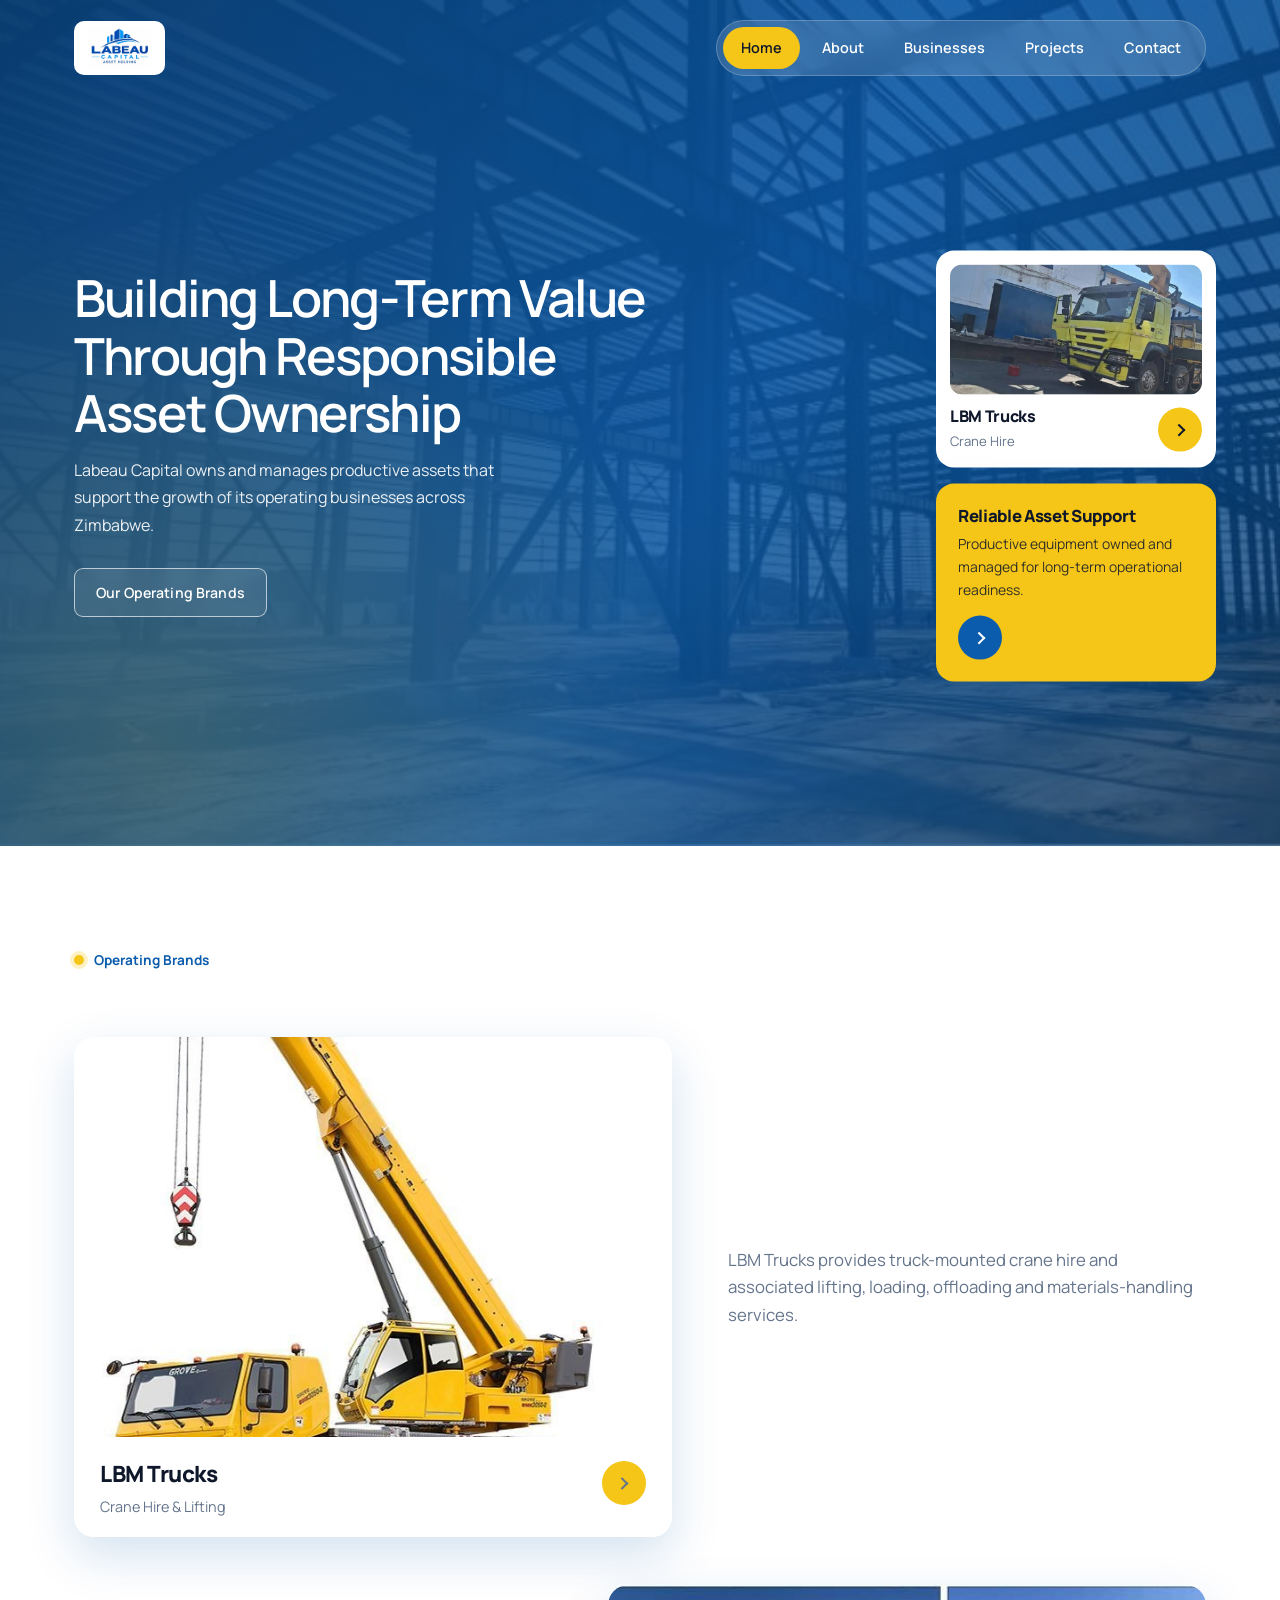
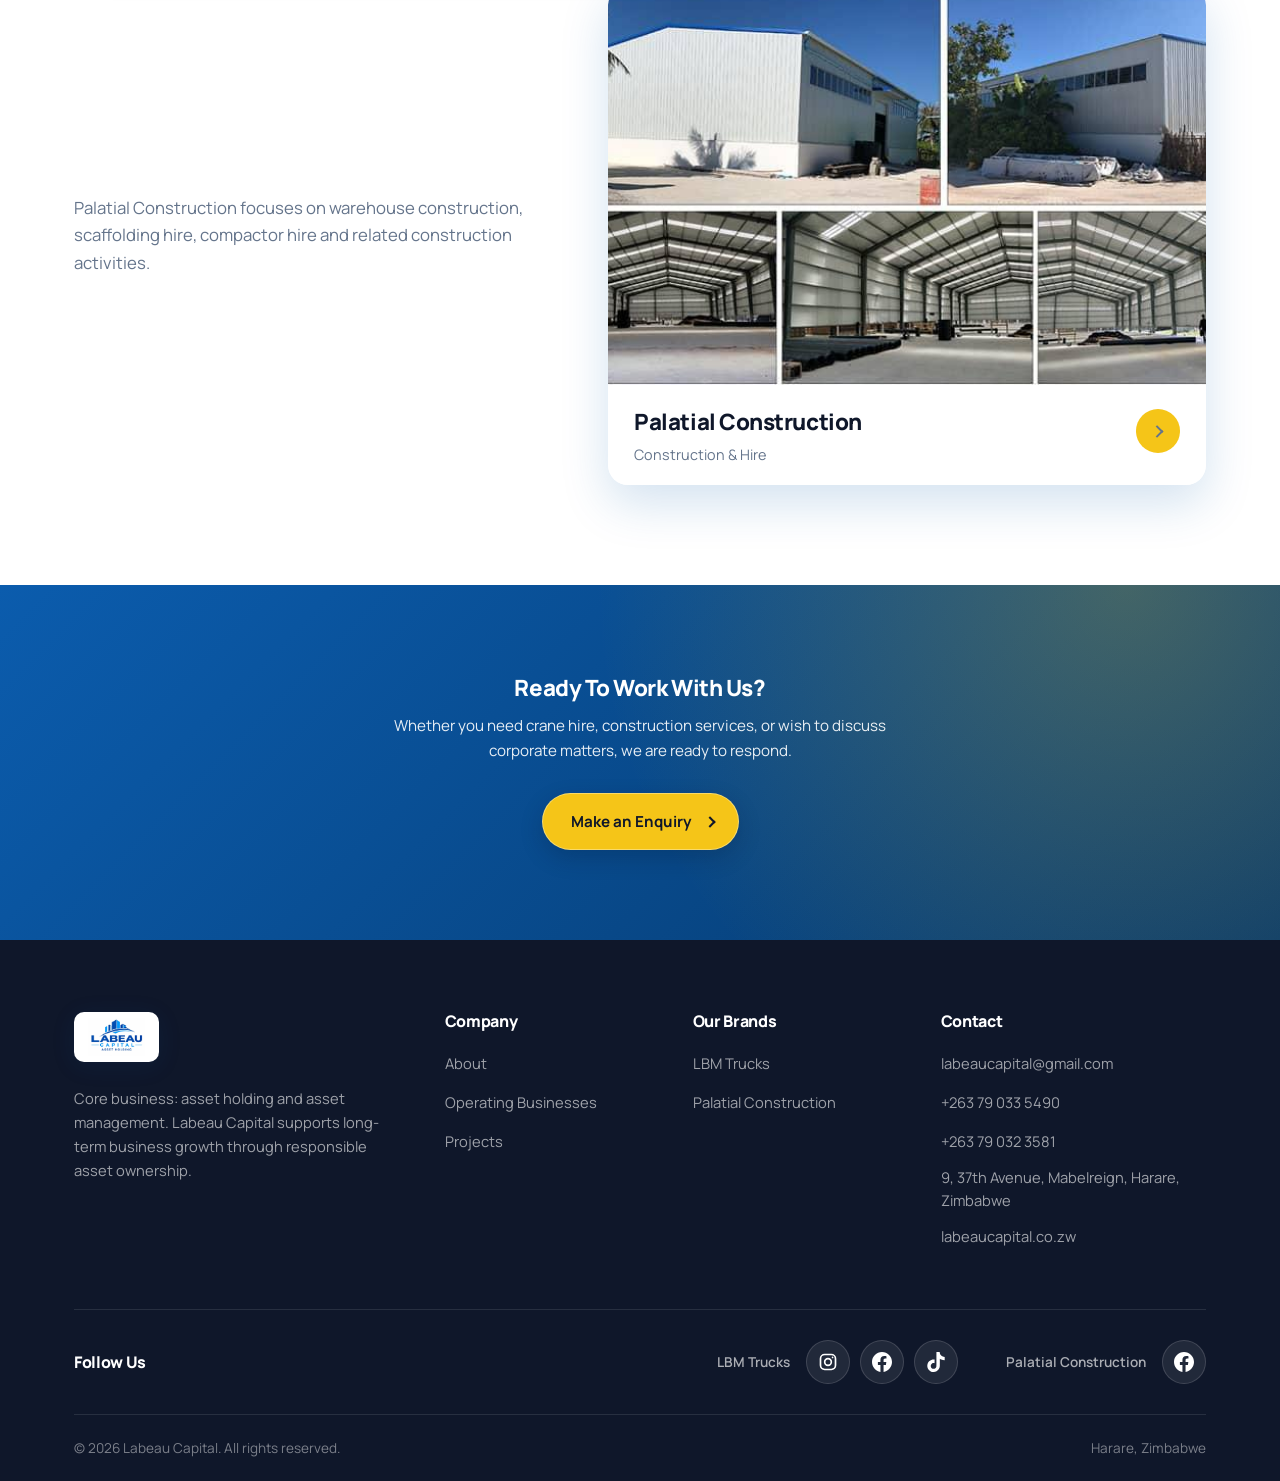
<file: labeau-capital-website/index.html>
<!DOCTYPE html>
<html lang="en">
<head>
  <meta charset="UTF-8">
  <meta name="viewport" content="width=device-width, initial-scale=1.0">
  <title>Labeau Capital | Asset-Holding Company – Zimbabwe</title>
  <meta name="description" content="Labeau Capital is an asset-holding company in Zimbabwe that owns and manages productive assets supporting LBM Trucks and Palatial Construction.">
  <link rel="stylesheet" href="css/styles.css">
</head>
<body>

  <!-- Header -->
  <header class="site-header">
    <div class="container header-inner">
      <a href="index.html" class="logo">
        <img src="images/logo-labeau-capital.jpg" alt="Labeau Capital">
      </a>
      <nav class="nav">
        <a href="index.html" class="active">Home</a>
        <a href="about.html">About</a>
        <a href="businesses.html">Businesses</a>
        <a href="projects.html">Projects</a>
        <a href="contact.html">Contact</a>
      </nav>
      <button class="menu-toggle" aria-label="Menu" aria-expanded="false">
        <span></span><span></span><span></span>
      </button>
    </div>
  </header>

  <!-- Hero -->
  <section class="hero">
    <div class="hero-slider" aria-label="Hero slideshow">
      <div class="hero-slide active" style="background-image: url('images/steel-frame-interior.jpg');"></div>
      <div class="hero-slide" style="background-image: url('images/Hero/Crane.jpg');"></div>
      <div class="hero-slide" style="background-image: url('images/Hero/Construction.jpg');"></div>
    </div>
    <div class="hero-overlay"></div>
    <div class="container">
      <div class="hero-content">
        <h1>Building Long-Term Value Through Responsible Asset Ownership</h1>
        <p class="lead">Labeau Capital owns and manages productive assets that support the growth of its operating businesses across Zimbabwe.</p>
        <div class="hero-actions">
          <a href="businesses.html" class="btn btn-accent">Our Operating Brands</a>
        </div>
      </div>
    </div>

    <!-- Floating cards (desktop) -->
    <div class="hero-cards">
      <div class="float-card">
        <img src="images/crane-truck-yellow-isuzu.jpg" alt="LBM Trucks crane">
        <div style="display:flex; justify-content:space-between; align-items:center;">
          <div>
            <h4>LBM Trucks</h4>
            <span>Crane Hire</span>
          </div>
          <a href="lbm-trucks.html" class="btn-circle" aria-label="Open LBM Trucks"></a>
        </div>
      </div>
      <div class="float-card-accent">
        <h4>Reliable Asset Support</h4>
        <p>Productive equipment owned and managed for long-term operational readiness.</p>
        <a href="about.html" class="btn-circle" aria-label="Learn more"></a>
      </div>
    </div>
  </section>

  <!-- Operating Brands / Projects style -->
  <section class="section">
    <div class="container">
      <div class="section-header">
        <div class="eyebrow">Operating Brands</div>
      </div>
      <div class="brand-group">
        <div class="brand-carousel" aria-label="LBM Trucks slideshow">
          <div class="brand-slide active">
            <a href="lbm-trucks.html" class="brand-slide-card">
              <img src="images/lbmtrucks/photo_2026-10-17_06-08-52.jpg" alt="LBM Trucks crane lifting operation">
              <div class="brand-slide-body">
                <div>
                  <h3>LBM Trucks</h3>
                  <span>Crane Hire &amp; Lifting</span>
                </div>
                <span class="btn-circle" aria-label="Open LBM Trucks"></span>
              </div>
            </a>
          </div>
          <div class="brand-slide">
            <a href="lbm-trucks.html" class="brand-slide-card">
              <img src="images/lbmtrucks/photo_2026-10-17_06-09-17.jpg" alt="LBM Trucks work site operation">
              <div class="brand-slide-body">
                <div>
                  <h3>LBM Trucks</h3>
                  <span>Crane Hire &amp; Lifting</span>
                </div>
                <span class="btn-circle" aria-label="Open LBM Trucks"></span>
              </div>
            </a>
          </div>
        </div>
        <div class="brand-description">
          <p>LBM Trucks provides truck-mounted crane hire and associated lifting, loading, offloading and materials-handling services.</p>
        </div>
      </div>
      <div class="brand-group">
        <div class="brand-carousel" aria-label="Palatial Construction slideshow">
          <div class="brand-slide active">
            <a href="palatial.html" class="brand-slide-card">
              <img src="images/warehouse-white-collage.jpg" alt="Palatial Construction warehouse project">
              <div class="brand-slide-body">
                <div>
                  <h3>Palatial Construction</h3>
                  <span>Construction &amp; Hire</span>
                </div>
                <span class="btn-circle" aria-label="Open Palatial Construction"></span>
              </div>
            </a>
          </div>
          <div class="brand-slide">
            <a href="palatial.html" class="brand-slide-card">
              <img src="images/warehouses-beige-collage.jpg" alt="Palatial Construction warehouse and building work">
              <div class="brand-slide-body">
                <div>
                  <h3>Palatial Construction</h3>
                  <span>Construction &amp; Hire</span>
                </div>
                <span class="btn-circle" aria-label="Open Palatial Construction"></span>
              </div>
            </a>
          </div>
        </div>
        <div class="brand-description">
          <p>Palatial Construction focuses on warehouse construction, scaffolding hire, compactor hire and related construction activities.</p>
        </div>
      </div>
    </div>
  </section>

  <!-- CTA -->
  <section class="cta-banner">
    <div class="container">
      <h2>Ready To Work With Us?</h2>
      <p>Whether you need crane hire, construction services, or wish to discuss corporate matters, we are ready to respond.</p>
      <a href="contact.html" class="btn btn-cta">Make an Enquiry</a>
    </div>
  </section>

  <!-- Footer -->
  <footer class="site-footer">
    <div class="container">

      <div class="footer-grid">
        <div class="footer-brand">
          <a href="index.html" class="logo">
            <img src="images/logo-labeau-capital.jpg" alt="Labeau Capital">
          </a>
          <p>Core business: asset holding and asset management. Labeau Capital supports long-term business growth through responsible asset ownership.</p>
        </div>

        <div class="footer-col">
          <h4>Company</h4>
          <ul>
            <li><a href="about.html">About</a></li>
            <li><a href="businesses.html">Operating Businesses</a></li>
            <li><a href="projects.html">Projects</a></li>
          </ul>
        </div>

        <div class="footer-col">
          <h4>Our Brands</h4>
          <ul>
            <li><a href="lbm-trucks.html">LBM Trucks</a></li>
            <li><a href="palatial.html">Palatial Construction</a></li>
          </ul>
        </div>

        <div class="footer-col footer-contact">
          <h4>Contact</h4>
          <ul>
            <li><a href="mailto:labeaucapital@gmail.com">labeaucapital@gmail.com</a></li>
            <li><a href="tel:+263790335490">+263 79 033 5490</a></li>
            <li><a href="tel:+263790323581">+263 79 032 3581</a></li>
            <li class="footer-address">9, 37th Avenue, Mabelreign, Harare, Zimbabwe</li>
            <li><a href="https://labeaucapital.co.zw">labeaucapital.co.zw</a></li>
          </ul>
        </div>
      </div>

      <!-- Socials -->
      <div class="footer-social-bar">
        <h4 class="footer-social-title">Follow Us</h4>
        <div class="footer-social-groups">

          <div class="social-group">
            <span class="social-group-label">LBM Trucks</span>
            <div class="social-icons">
              <a class="social-icon" href="https://www.instagram.com/lbm_craneandtruck_services?cplk=ZWRzYmFhcTVzejUw&amp;utm_source=qr" target="_blank" rel="noopener noreferrer" aria-label="LBM Trucks on Instagram">
                <svg viewBox="0 0 24 24" fill="none" stroke="currentColor" stroke-width="2" stroke-linecap="round" stroke-linejoin="round" aria-hidden="true">
                  <rect x="3" y="3" width="18" height="18" rx="5"></rect>
                  <circle cx="12" cy="12" r="4"></circle>
                  <circle cx="17.5" cy="6.5" r="1" fill="currentColor" stroke="none"></circle>
                </svg>
              </a>
              <a class="social-icon" href="https://www.facebook.com/share/1CGH6aUscQ/?mibextid=wwXIfr" target="_blank" rel="noopener noreferrer" aria-label="LBM Trucks on Facebook">
                <svg viewBox="0 0 24 24" fill="currentColor" aria-hidden="true">
                  <path d="M24 12.073c0-6.627-5.373-12-12-12s-12 5.373-12 12c0 5.99 4.388 10.954 10.125 11.854v-8.385H7.078v-3.47h3.047V9.43c0-3.007 1.792-4.669 4.533-4.669 1.312 0 2.686.235 2.686.235v2.953H15.83c-1.491 0-1.956.925-1.956 1.874v2.25h3.328l-.532 3.47h-2.796v8.385C19.612 23.027 24 18.062 24 12.073z"/>
                </svg>
              </a>
              <a class="social-icon" href="https://www.tiktok.com/@lbm.crane.and.truck.hire?_r=1&amp;_t=ZS-9AcdDqemaDU" target="_blank" rel="noopener noreferrer" aria-label="LBM Trucks on TikTok">
                <svg viewBox="0 0 24 24" fill="currentColor" aria-hidden="true">
                  <path d="M12.525.02c1.31-.02 2.61-.01 3.91-.02.08 1.53.63 3.09 1.75 4.17 1.12 1.11 2.7 1.62 4.24 1.79v4.03c-1.44-.05-2.89-.35-4.2-.97-.57-.26-1.1-.59-1.62-.93-.01 2.92.01 5.84-.02 8.75-.08 1.4-.54 2.79-1.35 3.94-1.31 1.92-3.58 3.17-5.91 3.21-1.43.08-2.86-.31-4.08-1.03-2.02-1.19-3.44-3.37-3.65-5.71-.02-.5-.03-1-.01-1.49.18-1.9 1.12-3.72 2.58-4.96 1.66-1.44 3.98-2.13 6.15-1.72.02 1.48-.04 2.96-.04 4.44-.99-.32-2.15-.23-3.02.37-.63.41-1.11 1.04-1.36 1.75-.21.51-.15 1.07-.14 1.61.24 1.64 1.82 3.02 3.5 2.87 1.12-.01 2.19-.66 2.77-1.61.19-.33.4-.67.41-1.06.1-1.79.06-3.57.07-5.36.01-4.03-.01-8.05.02-12.07z"/>
                </svg>
              </a>
            </div>
          </div>

          <div class="social-group">
            <span class="social-group-label">Palatial Construction</span>
            <div class="social-icons">
              <a class="social-icon" href="https://www.facebook.com/share/1Ffy45b5Za/?mibextid=wwXIfr" target="_blank" rel="noopener noreferrer" aria-label="Palatial Construction on Facebook">
                <svg viewBox="0 0 24 24" fill="currentColor" aria-hidden="true">
                  <path d="M24 12.073c0-6.627-5.373-12-12-12s-12 5.373-12 12c0 5.99 4.388 10.954 10.125 11.854v-8.385H7.078v-3.47h3.047V9.43c0-3.007 1.792-4.669 4.533-4.669 1.312 0 2.686.235 2.686.235v2.953H15.83c-1.491 0-1.956.925-1.956 1.874v2.25h3.328l-.532 3.47h-2.796v8.385C19.612 23.027 24 18.062 24 12.073z"/>
                </svg>
              </a>
            </div>
          </div>

        </div>
      </div>

      <div class="footer-bottom">
        <span>&copy; 2026 Labeau Capital. All rights reserved.</span>
        <span>Harare, Zimbabwe</span>
      </div>

    </div>
  </footer>

  <script src="js/main.js"></script>
</body>
</html>
</file>
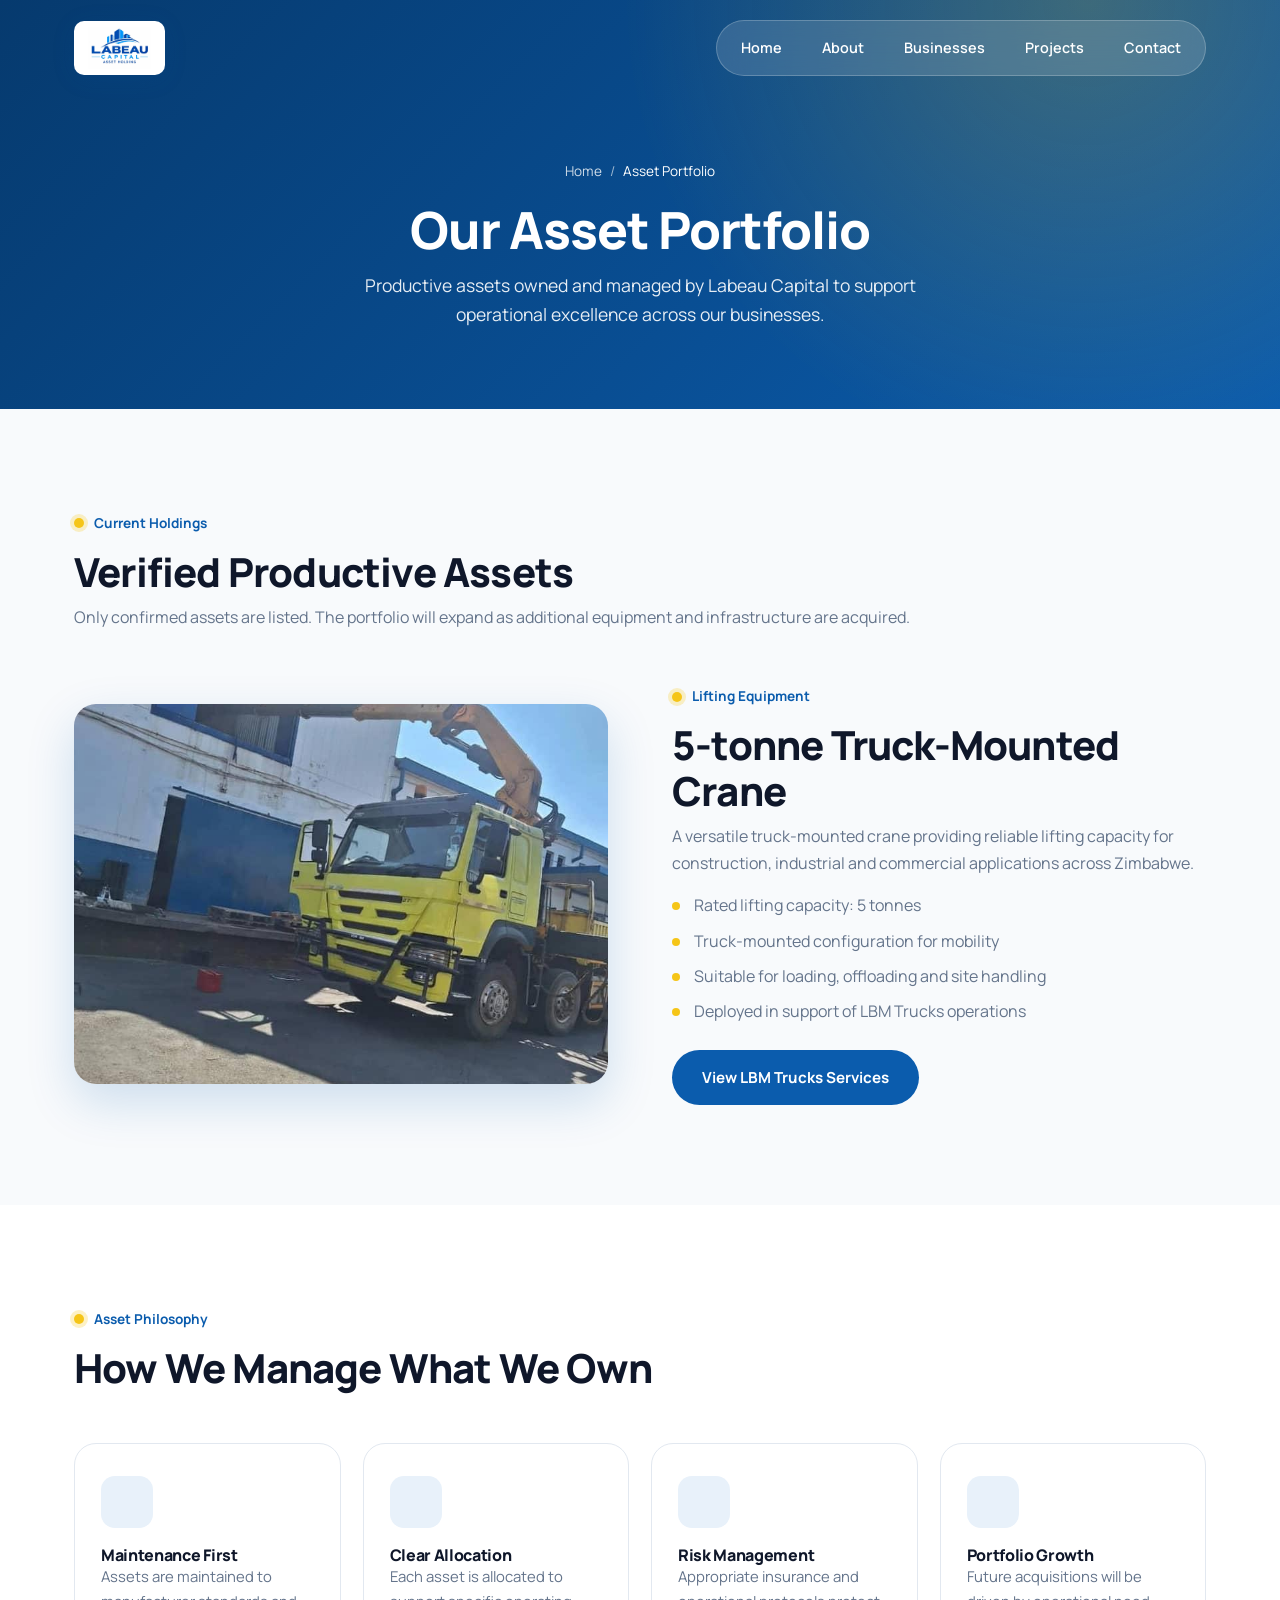
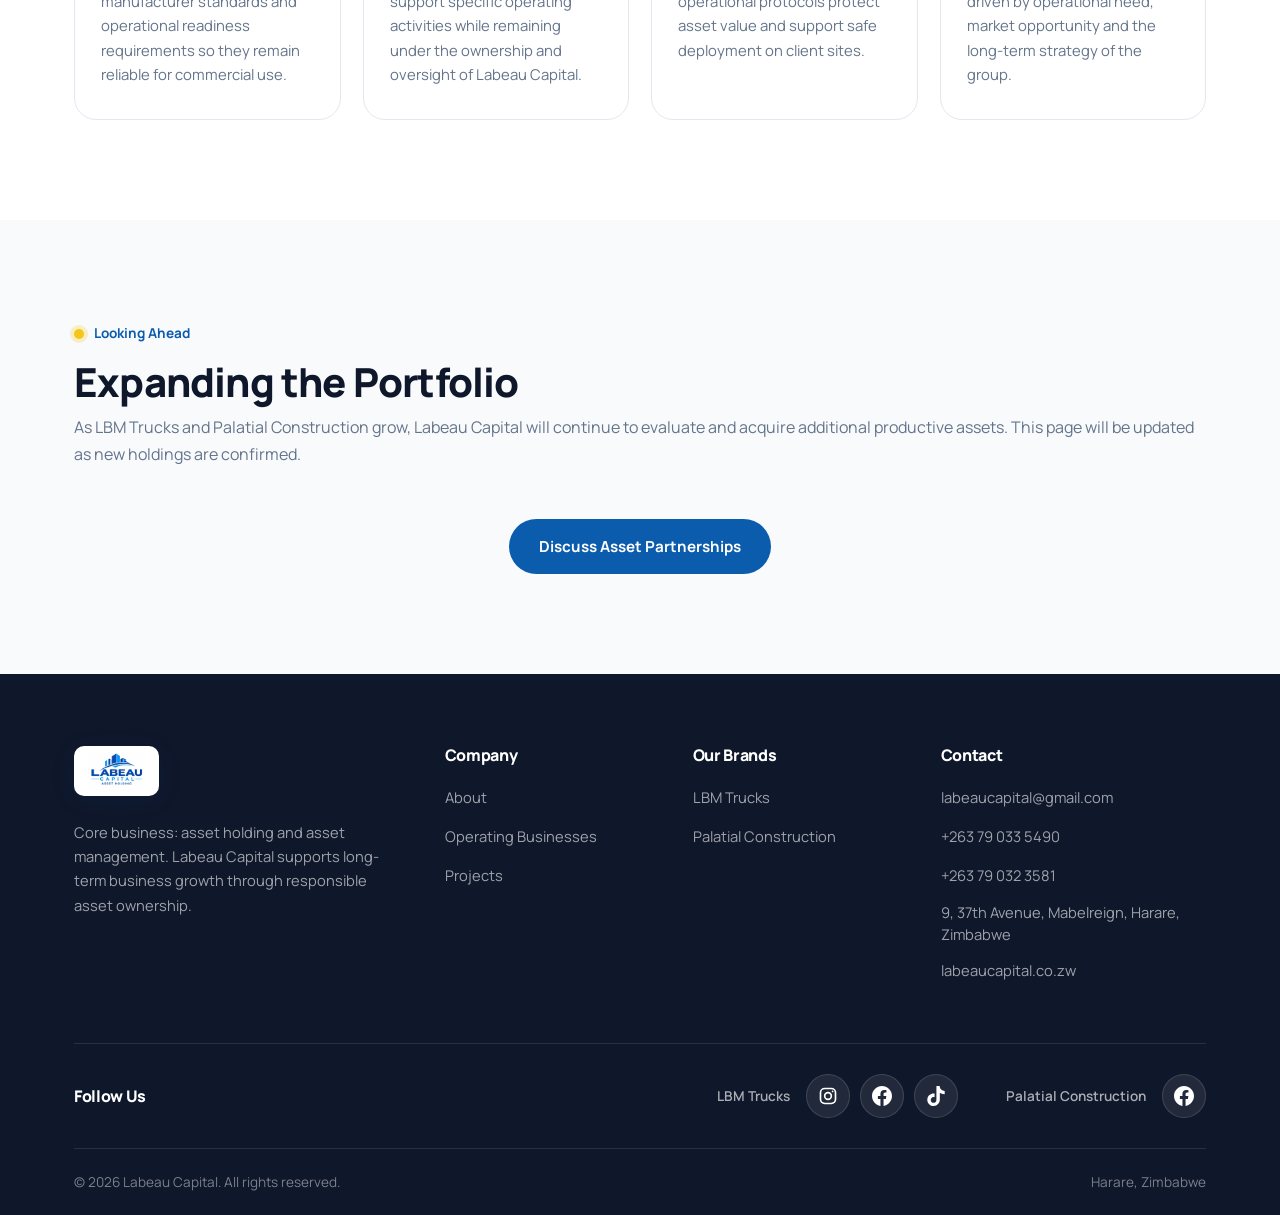
<file: labeau-capital-website/assets.html>
<!DOCTYPE html>
<html lang="en">
<head>
  <meta charset="UTF-8">
  <meta name="viewport" content="width=device-width, initial-scale=1.0">
  <title>Asset Portfolio | Labeau Capital</title>
  <meta name="description" content="Explore the productive assets owned and managed by Labeau Capital, including a 5-tonne truck-mounted crane supporting LBM Trucks operations.">
  <link rel="stylesheet" href="css/styles.css">
</head>
<body>

    <header class="site-header">
    <div class="container header-inner">
      <a href="index.html" class="logo">
        <img src="images/logo-labeau-capital.jpg" alt="Labeau Capital">
      </a>
      <nav class="nav">
        <a href="index.html">Home</a>
        <a href="about.html">About</a>
        <a href="businesses.html">Businesses</a>
        <a href="projects.html">Projects</a>
        <a href="contact.html">Contact</a>
      </nav>
      <button class="menu-toggle" aria-label="Menu" aria-expanded="false">
        <span></span><span></span><span></span>
      </button>
    </div>
  </header>

  <section class="page-hero">
    <div class="container">
      <div class="breadcrumb">
        <a href="index.html">Home</a> / <span>Asset Portfolio</span>
      </div>
      <h1>Our Asset Portfolio</h1>
      <p>Productive assets owned and managed by Labeau Capital to support operational excellence across our businesses.</p>
    </div>
  </section>

  <section class="section section-alt">
    <div class="container">
      <div class="section-header">
        <span class="eyebrow">Current Holdings</span>
        <h2>Verified Productive Assets</h2>
        <p>Only confirmed assets are listed. The portfolio will expand as additional equipment and infrastructure are acquired.</p>
      </div>

      <!-- Primary Asset -->
      <div class="feature-row">
        <div class="feature-img">
          <img src="images/crane-truck-yellow-isuzu.jpg" alt="5-tonne truck-mounted crane">
        </div>
        <div class="feature-content">
          <span class="eyebrow">Lifting Equipment</span>
          <h2>5-tonne Truck-Mounted Crane</h2>
          <p>A versatile truck-mounted crane providing reliable lifting capacity for construction, industrial and commercial applications across Zimbabwe.</p>
          <ul class="feature-list">
            <li>Rated lifting capacity: 5 tonnes</li>
            <li>Truck-mounted configuration for mobility</li>
            <li>Suitable for loading, offloading and site handling</li>
            <li>Deployed in support of LBM Trucks operations</li>
          </ul>
          <a href="lbm-trucks.html" class="btn btn-primary">View LBM Trucks Services</a>
        </div>
      </div>
    </div>
  </section>

  <section class="section">
    <div class="container">
      <div class="section-header">
        <span class="eyebrow">Asset Philosophy</span>
        <h2>How We Manage What We Own</h2>
      </div>
      <div class="service-grid">
        <div class="service-item">
          <div class="service-icon" aria-hidden="true"></div>
          <h4>Maintenance First</h4>
          <p>Assets are maintained to manufacturer standards and operational readiness requirements so they remain reliable for commercial use.</p>
        </div>
        <div class="service-item">
          <div class="service-icon" aria-hidden="true"></div>
          <h4>Clear Allocation</h4>
          <p>Each asset is allocated to support specific operating activities while remaining under the ownership and oversight of Labeau Capital.</p>
        </div>
        <div class="service-item">
          <div class="service-icon" aria-hidden="true"></div>
          <h4>Risk Management</h4>
          <p>Appropriate insurance and operational protocols protect asset value and support safe deployment on client sites.</p>
        </div>
        <div class="service-item">
          <div class="service-icon" aria-hidden="true"></div>
          <h4>Portfolio Growth</h4>
          <p>Future acquisitions will be driven by operational need, market opportunity and the long-term strategy of the group.</p>
        </div>
      </div>
    </div>
  </section>

  <section class="section section-alt">
    <div class="container">
      <div class="section-header">
        <span class="eyebrow">Looking Ahead</span>
        <h2>Expanding the Portfolio</h2>
        <p>As LBM Trucks and Palatial Construction grow, Labeau Capital will continue to evaluate and acquire additional productive assets. This page will be updated as new holdings are confirmed.</p>
      </div>
      <div class="text-center">
        <a href="contact.html" class="btn btn-primary">Discuss Asset Partnerships</a>
      </div>
    </div>
  </section>

    <footer class="site-footer">
    <div class="container">

      <div class="footer-grid">
        <div class="footer-brand">
          <a href="index.html" class="logo">
            <img src="images/logo-labeau-capital.jpg" alt="Labeau Capital">
          </a>
          <p>Core business: asset holding and asset management. Labeau Capital supports long-term business growth through responsible asset ownership.</p>
        </div>

        <div class="footer-col">
          <h4>Company</h4>
          <ul>
            <li><a href="about.html">About</a></li>
            <li><a href="businesses.html">Operating Businesses</a></li>
            <li><a href="projects.html">Projects</a></li>
          </ul>
        </div>

        <div class="footer-col">
          <h4>Our Brands</h4>
          <ul>
            <li><a href="lbm-trucks.html">LBM Trucks</a></li>
            <li><a href="palatial.html">Palatial Construction</a></li>
          </ul>
        </div>

        <div class="footer-col footer-contact">
          <h4>Contact</h4>
          <ul>
            <li><a href="mailto:labeaucapital@gmail.com">labeaucapital@gmail.com</a></li>
            <li><a href="tel:+263790335490">+263 79 033 5490</a></li>
            <li><a href="tel:+263790323581">+263 79 032 3581</a></li>
            <li class="footer-address">9, 37th Avenue, Mabelreign, Harare, Zimbabwe</li>
            <li><a href="https://labeaucapital.co.zw">labeaucapital.co.zw</a></li>
          </ul>
        </div>
      </div>

      <!-- Socials -->
      <div class="footer-social-bar">
        <h4 class="footer-social-title">Follow Us</h4>
        <div class="footer-social-groups">

          <div class="social-group">
            <span class="social-group-label">LBM Trucks</span>
            <div class="social-icons">
              <a class="social-icon" href="https://www.instagram.com/lbm_craneandtruck_services?cplk=ZWRzYmFhcTVzejUw&amp;utm_source=qr" target="_blank" rel="noopener noreferrer" aria-label="LBM Trucks on Instagram">
                <svg viewBox="0 0 24 24" fill="none" stroke="currentColor" stroke-width="2" stroke-linecap="round" stroke-linejoin="round" aria-hidden="true">
                  <rect x="3" y="3" width="18" height="18" rx="5"></rect>
                  <circle cx="12" cy="12" r="4"></circle>
                  <circle cx="17.5" cy="6.5" r="1" fill="currentColor" stroke="none"></circle>
                </svg>
              </a>
              <a class="social-icon" href="https://www.facebook.com/share/1CGH6aUscQ/?mibextid=wwXIfr" target="_blank" rel="noopener noreferrer" aria-label="LBM Trucks on Facebook">
                <svg viewBox="0 0 24 24" fill="currentColor" aria-hidden="true">
                  <path d="M24 12.073c0-6.627-5.373-12-12-12s-12 5.373-12 12c0 5.99 4.388 10.954 10.125 11.854v-8.385H7.078v-3.47h3.047V9.43c0-3.007 1.792-4.669 4.533-4.669 1.312 0 2.686.235 2.686.235v2.953H15.83c-1.491 0-1.956.925-1.956 1.874v2.25h3.328l-.532 3.47h-2.796v8.385C19.612 23.027 24 18.062 24 12.073z"/>
                </svg>
              </a>
              <a class="social-icon" href="https://www.tiktok.com/@lbm.crane.and.truck.hire?_r=1&amp;_t=ZS-9AcdDqemaDU" target="_blank" rel="noopener noreferrer" aria-label="LBM Trucks on TikTok">
                <svg viewBox="0 0 24 24" fill="currentColor" aria-hidden="true">
                  <path d="M12.525.02c1.31-.02 2.61-.01 3.91-.02.08 1.53.63 3.09 1.75 4.17 1.12 1.11 2.7 1.62 4.24 1.79v4.03c-1.44-.05-2.89-.35-4.2-.97-.57-.26-1.1-.59-1.62-.93-.01 2.92.01 5.84-.02 8.75-.08 1.4-.54 2.79-1.35 3.94-1.31 1.92-3.58 3.17-5.91 3.21-1.43.08-2.86-.31-4.08-1.03-2.02-1.19-3.44-3.37-3.65-5.71-.02-.5-.03-1-.01-1.49.18-1.9 1.12-3.72 2.58-4.96 1.66-1.44 3.98-2.13 6.15-1.72.02 1.48-.04 2.96-.04 4.44-.99-.32-2.15-.23-3.02.37-.63.41-1.11 1.04-1.36 1.75-.21.51-.15 1.07-.14 1.61.24 1.64 1.82 3.02 3.5 2.87 1.12-.01 2.19-.66 2.77-1.61.19-.33.4-.67.41-1.06.1-1.79.06-3.57.07-5.36.01-4.03-.01-8.05.02-12.07z"/>
                </svg>
              </a>
            </div>
          </div>

          <div class="social-group">
            <span class="social-group-label">Palatial Construction</span>
            <div class="social-icons">
              <a class="social-icon" href="https://www.facebook.com/share/1Ffy45b5Za/?mibextid=wwXIfr" target="_blank" rel="noopener noreferrer" aria-label="Palatial Construction on Facebook">
                <svg viewBox="0 0 24 24" fill="currentColor" aria-hidden="true">
                  <path d="M24 12.073c0-6.627-5.373-12-12-12s-12 5.373-12 12c0 5.99 4.388 10.954 10.125 11.854v-8.385H7.078v-3.47h3.047V9.43c0-3.007 1.792-4.669 4.533-4.669 1.312 0 2.686.235 2.686.235v2.953H15.83c-1.491 0-1.956.925-1.956 1.874v2.25h3.328l-.532 3.47h-2.796v8.385C19.612 23.027 24 18.062 24 12.073z"/>
                </svg>
              </a>
            </div>
          </div>

        </div>
      </div>

      <div class="footer-bottom">
        <span>&copy; 2026 Labeau Capital. All rights reserved.</span>
        <span>Harare, Zimbabwe</span>
      </div>

    </div>
  </footer>

  <script src="js/main.js"></script>
</body>
</html>
</file>
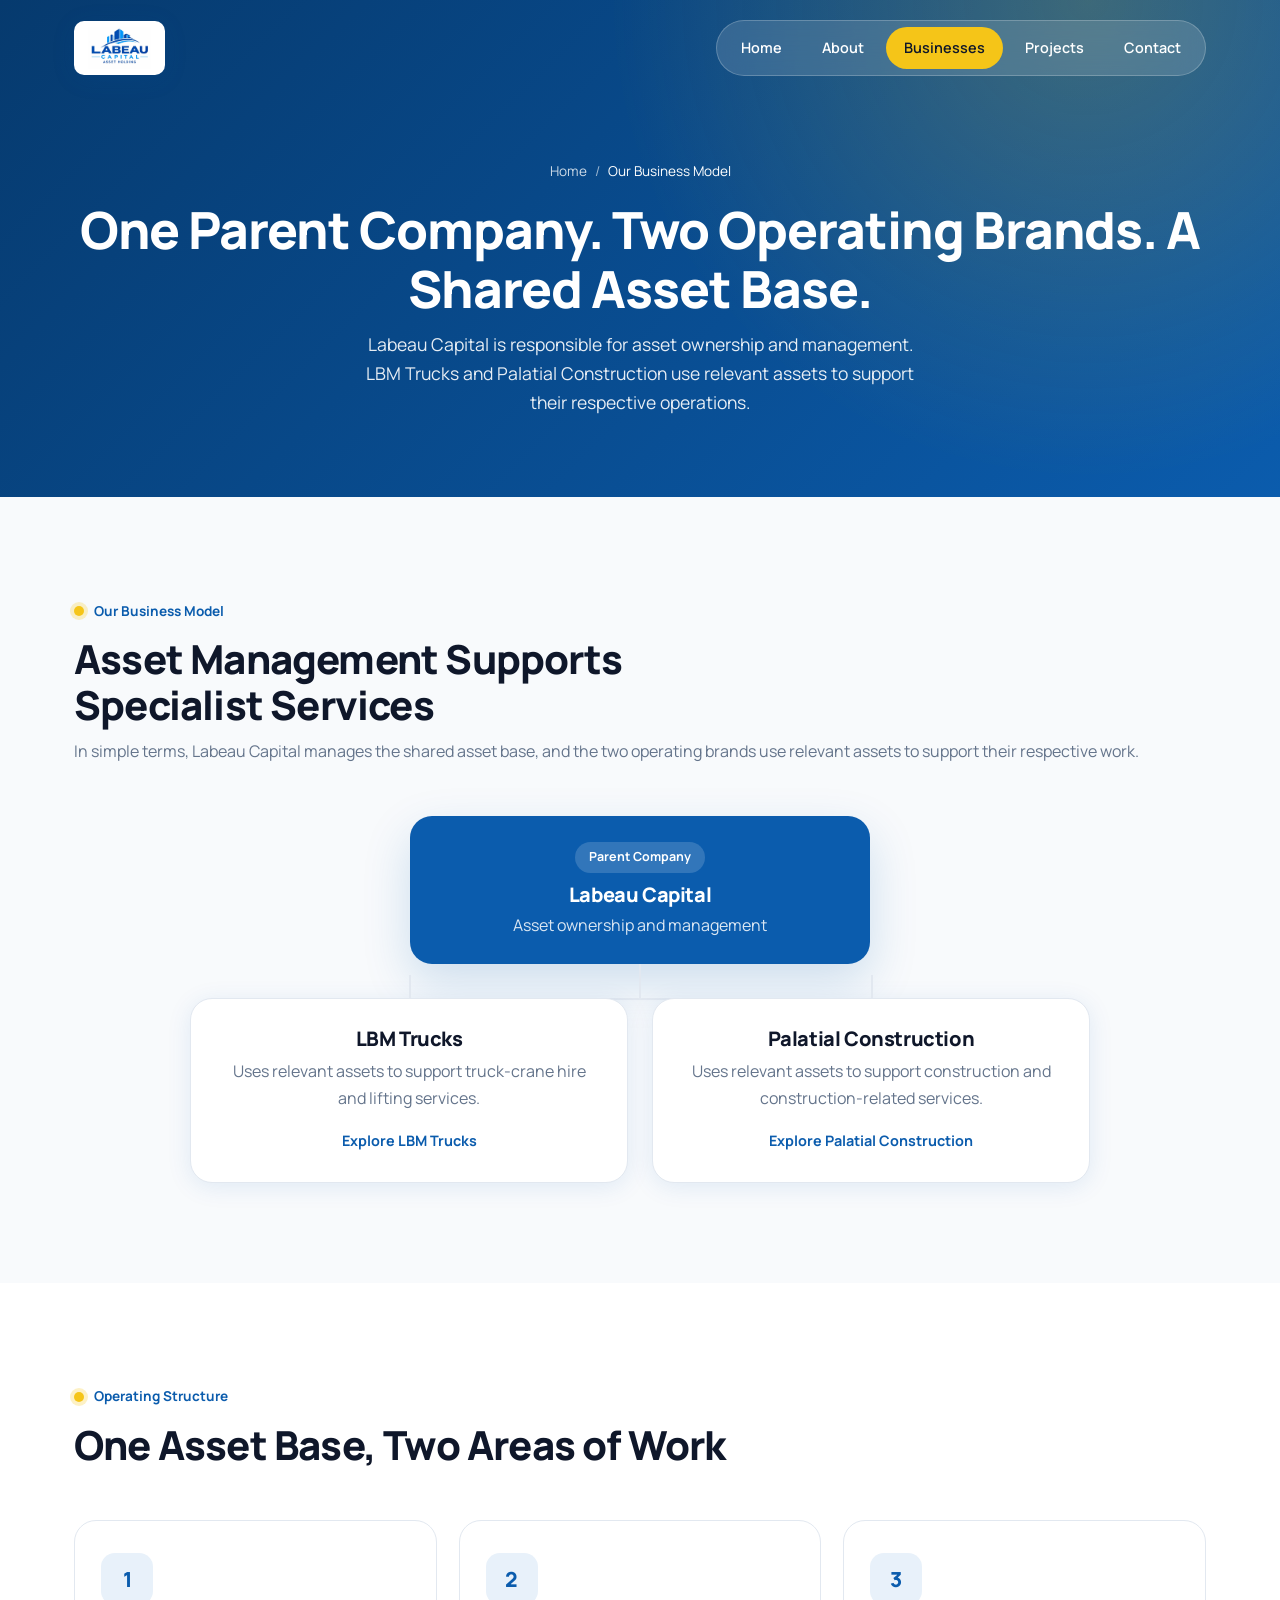
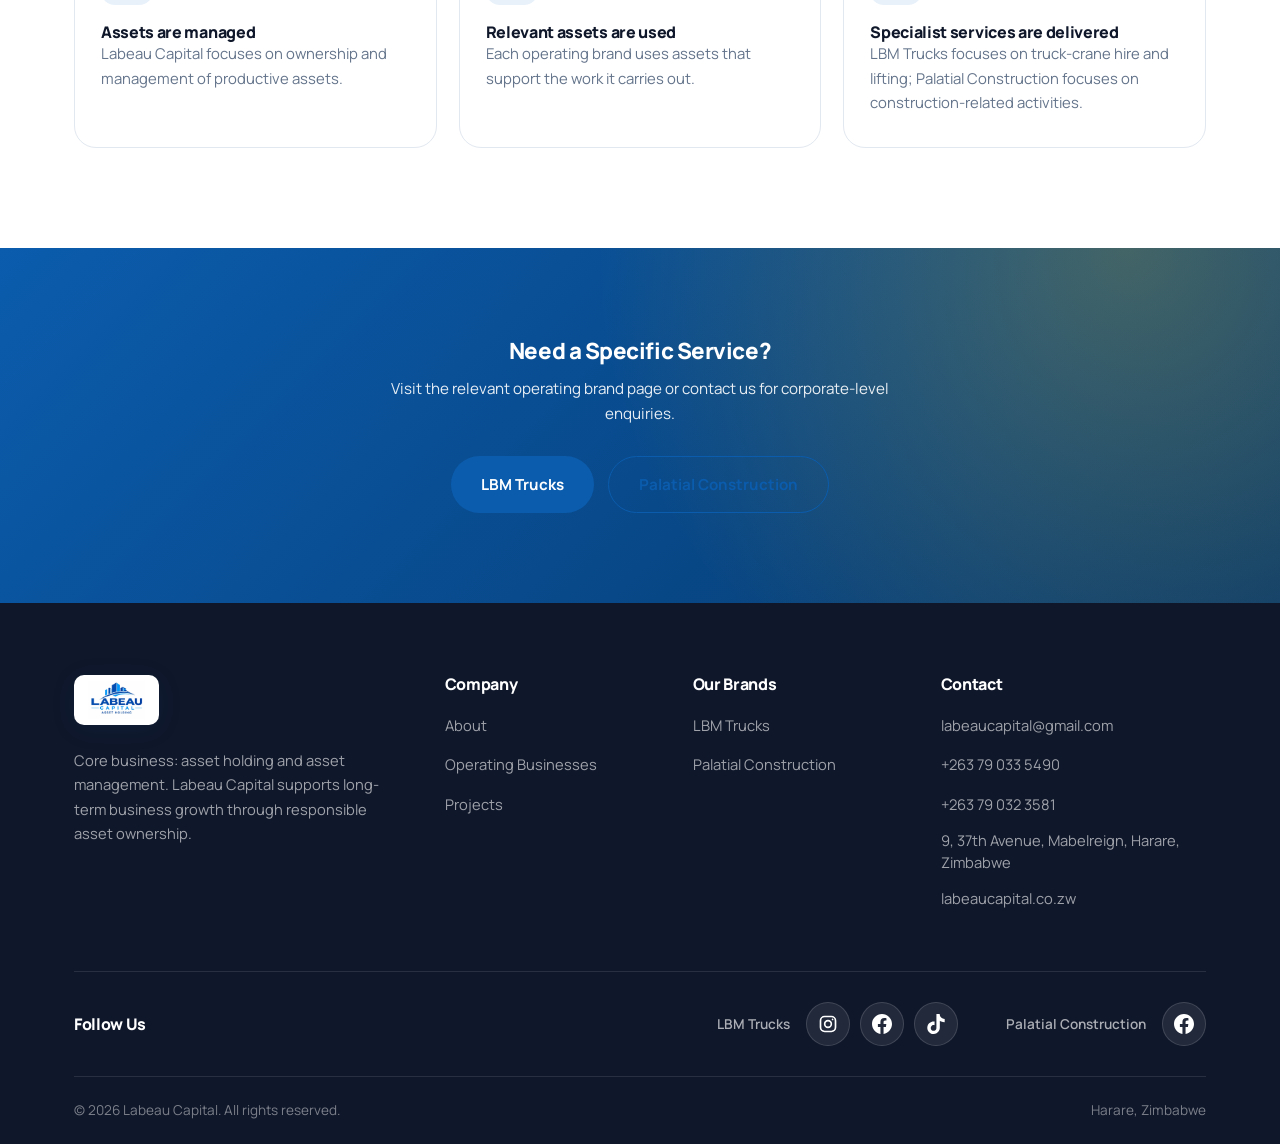
<file: labeau-capital-website/businesses.html>
<!DOCTYPE html>
<html lang="en">
<head>
  <meta charset="UTF-8">
  <meta name="viewport" content="width=device-width, initial-scale=1.0">
  <title>Our Business Model | Labeau Capital</title>
  <meta name="description" content="Learn how Labeau Capital manages productive assets that support LBM Trucks and Palatial Construction.">
  <link rel="stylesheet" href="css/styles.css">
</head>
<body>

    <header class="site-header">
    <div class="container header-inner">
      <a href="index.html" class="logo">
        <img src="images/logo-labeau-capital.jpg" alt="Labeau Capital">
      </a>
      <nav class="nav">
        <a href="index.html">Home</a>
        <a href="about.html">About</a>
        <a href="businesses.html" class="active">Businesses</a>
        <a href="projects.html">Projects</a>
        <a href="contact.html">Contact</a>
      </nav>
      <button class="menu-toggle" aria-label="Menu" aria-expanded="false">
        <span></span><span></span><span></span>
      </button>
    </div>
  </header>

  <section class="page-hero">
    <div class="container">
      <div class="breadcrumb">
        <a href="index.html">Home</a> / <span>Our Business Model</span>
      </div>
      <h1>One Parent Company. Two Operating Brands. A Shared Asset Base.</h1>
      <p>Labeau Capital is responsible for asset ownership and management. LBM Trucks and Palatial Construction use relevant assets to support their respective operations.</p>
    </div>
  </section>

  <section class="section section-alt">
    <div class="container">
      <div class="section-header">
        <span class="eyebrow">Our Business Model</span>
        <h2>Asset Management Supports Specialist Services</h2>
        <p>In simple terms, Labeau Capital manages the shared asset base, and the two operating brands use relevant assets to support their respective work.</p>
      </div>

      <div class="business-model-diagram" aria-label="Labeau Capital manages assets that support LBM Trucks and Palatial Construction">
        <div class="business-model-parent">
          <span class="tag">Parent Company</span>
          <h3>Labeau Capital</h3>
          <p>Asset ownership and management</p>
        </div>
        <div class="business-model-connector" aria-hidden="true"></div>
        <div class="business-model-brands">
          <article class="business-model-brand">
            <h3>LBM Trucks</h3>
            <p>Uses relevant assets to support truck-crane hire and lifting services.</p>
            <a href="lbm-trucks.html" class="card-link">Explore LBM Trucks</a>
          </article>
          <article class="business-model-brand">
            <h3>Palatial Construction</h3>
            <p>Uses relevant assets to support construction and construction-related services.</p>
            <a href="palatial.html" class="card-link">Explore Palatial Construction</a>
          </article>
        </div>
      </div>
    </div>
  </section>

  <section class="section">
    <div class="container">
      <div class="section-header">
        <span class="eyebrow">Operating Structure</span>
        <h2>One Asset Base, Two Areas of Work</h2>
      </div>
      <div class="service-grid">
        <div class="service-item">
          <div class="service-icon" aria-hidden="true">1</div>
          <h4>Assets are managed</h4>
          <p>Labeau Capital focuses on ownership and management of productive assets.</p>
        </div>
        <div class="service-item">
          <div class="service-icon" aria-hidden="true">2</div>
          <h4>Relevant assets are used</h4>
          <p>Each operating brand uses assets that support the work it carries out.</p>
        </div>
        <div class="service-item">
          <div class="service-icon" aria-hidden="true">3</div>
          <h4>Specialist services are delivered</h4>
          <p>LBM Trucks focuses on truck-crane hire and lifting; Palatial Construction focuses on construction-related activities.</p>
        </div>
      </div>
    </div>
  </section>

  <section class="cta-banner">
    <div class="container">
      <h2>Need a Specific Service?</h2>
      <p>Visit the relevant operating brand page or contact us for corporate-level enquiries.</p>
      <div style="display:flex; gap:14px; justify-content:center; flex-wrap:wrap;">
        <a href="lbm-trucks.html" class="btn btn-primary">LBM Trucks</a>
        <a href="palatial.html" class="btn btn-outline">Palatial Construction</a>
      </div>
    </div>
  </section>

    <footer class="site-footer">
    <div class="container">

      <div class="footer-grid">
        <div class="footer-brand">
          <a href="index.html" class="logo">
            <img src="images/logo-labeau-capital.jpg" alt="Labeau Capital">
          </a>
          <p>Core business: asset holding and asset management. Labeau Capital supports long-term business growth through responsible asset ownership.</p>
        </div>

        <div class="footer-col">
          <h4>Company</h4>
          <ul>
            <li><a href="about.html">About</a></li>
            <li><a href="businesses.html">Operating Businesses</a></li>
            <li><a href="projects.html">Projects</a></li>
          </ul>
        </div>

        <div class="footer-col">
          <h4>Our Brands</h4>
          <ul>
            <li><a href="lbm-trucks.html">LBM Trucks</a></li>
            <li><a href="palatial.html">Palatial Construction</a></li>
          </ul>
        </div>

        <div class="footer-col footer-contact">
          <h4>Contact</h4>
          <ul>
            <li><a href="mailto:labeaucapital@gmail.com">labeaucapital@gmail.com</a></li>
            <li><a href="tel:+263790335490">+263 79 033 5490</a></li>
            <li><a href="tel:+263790323581">+263 79 032 3581</a></li>
            <li class="footer-address">9, 37th Avenue, Mabelreign, Harare, Zimbabwe</li>
            <li><a href="https://labeaucapital.co.zw">labeaucapital.co.zw</a></li>
          </ul>
        </div>
      </div>

      <!-- Socials -->
      <div class="footer-social-bar">
        <h4 class="footer-social-title">Follow Us</h4>
        <div class="footer-social-groups">

          <div class="social-group">
            <span class="social-group-label">LBM Trucks</span>
            <div class="social-icons">
              <a class="social-icon" href="https://www.instagram.com/lbm_craneandtruck_services?cplk=ZWRzYmFhcTVzejUw&amp;utm_source=qr" target="_blank" rel="noopener noreferrer" aria-label="LBM Trucks on Instagram">
                <svg viewBox="0 0 24 24" fill="none" stroke="currentColor" stroke-width="2" stroke-linecap="round" stroke-linejoin="round" aria-hidden="true">
                  <rect x="3" y="3" width="18" height="18" rx="5"></rect>
                  <circle cx="12" cy="12" r="4"></circle>
                  <circle cx="17.5" cy="6.5" r="1" fill="currentColor" stroke="none"></circle>
                </svg>
              </a>
              <a class="social-icon" href="https://www.facebook.com/share/1CGH6aUscQ/?mibextid=wwXIfr" target="_blank" rel="noopener noreferrer" aria-label="LBM Trucks on Facebook">
                <svg viewBox="0 0 24 24" fill="currentColor" aria-hidden="true">
                  <path d="M24 12.073c0-6.627-5.373-12-12-12s-12 5.373-12 12c0 5.99 4.388 10.954 10.125 11.854v-8.385H7.078v-3.47h3.047V9.43c0-3.007 1.792-4.669 4.533-4.669 1.312 0 2.686.235 2.686.235v2.953H15.83c-1.491 0-1.956.925-1.956 1.874v2.25h3.328l-.532 3.47h-2.796v8.385C19.612 23.027 24 18.062 24 12.073z"/>
                </svg>
              </a>
              <a class="social-icon" href="https://www.tiktok.com/@lbm.crane.and.truck.hire?_r=1&amp;_t=ZS-9AcdDqemaDU" target="_blank" rel="noopener noreferrer" aria-label="LBM Trucks on TikTok">
                <svg viewBox="0 0 24 24" fill="currentColor" aria-hidden="true">
                  <path d="M12.525.02c1.31-.02 2.61-.01 3.91-.02.08 1.53.63 3.09 1.75 4.17 1.12 1.11 2.7 1.62 4.24 1.79v4.03c-1.44-.05-2.89-.35-4.2-.97-.57-.26-1.1-.59-1.62-.93-.01 2.92.01 5.84-.02 8.75-.08 1.4-.54 2.79-1.35 3.94-1.31 1.92-3.58 3.17-5.91 3.21-1.43.08-2.86-.31-4.08-1.03-2.02-1.19-3.44-3.37-3.65-5.71-.02-.5-.03-1-.01-1.49.18-1.9 1.12-3.72 2.58-4.96 1.66-1.44 3.98-2.13 6.15-1.72.02 1.48-.04 2.96-.04 4.44-.99-.32-2.15-.23-3.02.37-.63.41-1.11 1.04-1.36 1.75-.21.51-.15 1.07-.14 1.61.24 1.64 1.82 3.02 3.5 2.87 1.12-.01 2.19-.66 2.77-1.61.19-.33.4-.67.41-1.06.1-1.79.06-3.57.07-5.36.01-4.03-.01-8.05.02-12.07z"/>
                </svg>
              </a>
            </div>
          </div>

          <div class="social-group">
            <span class="social-group-label">Palatial Construction</span>
            <div class="social-icons">
              <a class="social-icon" href="https://www.facebook.com/share/1Ffy45b5Za/?mibextid=wwXIfr" target="_blank" rel="noopener noreferrer" aria-label="Palatial Construction on Facebook">
                <svg viewBox="0 0 24 24" fill="currentColor" aria-hidden="true">
                  <path d="M24 12.073c0-6.627-5.373-12-12-12s-12 5.373-12 12c0 5.99 4.388 10.954 10.125 11.854v-8.385H7.078v-3.47h3.047V9.43c0-3.007 1.792-4.669 4.533-4.669 1.312 0 2.686.235 2.686.235v2.953H15.83c-1.491 0-1.956.925-1.956 1.874v2.25h3.328l-.532 3.47h-2.796v8.385C19.612 23.027 24 18.062 24 12.073z"/>
                </svg>
              </a>
            </div>
          </div>

        </div>
      </div>

      <div class="footer-bottom">
        <span>&copy; 2026 Labeau Capital. All rights reserved.</span>
        <span>Harare, Zimbabwe</span>
      </div>

    </div>
  </footer>

  <script src="js/main.js"></script>
</body>
</html>
</file>
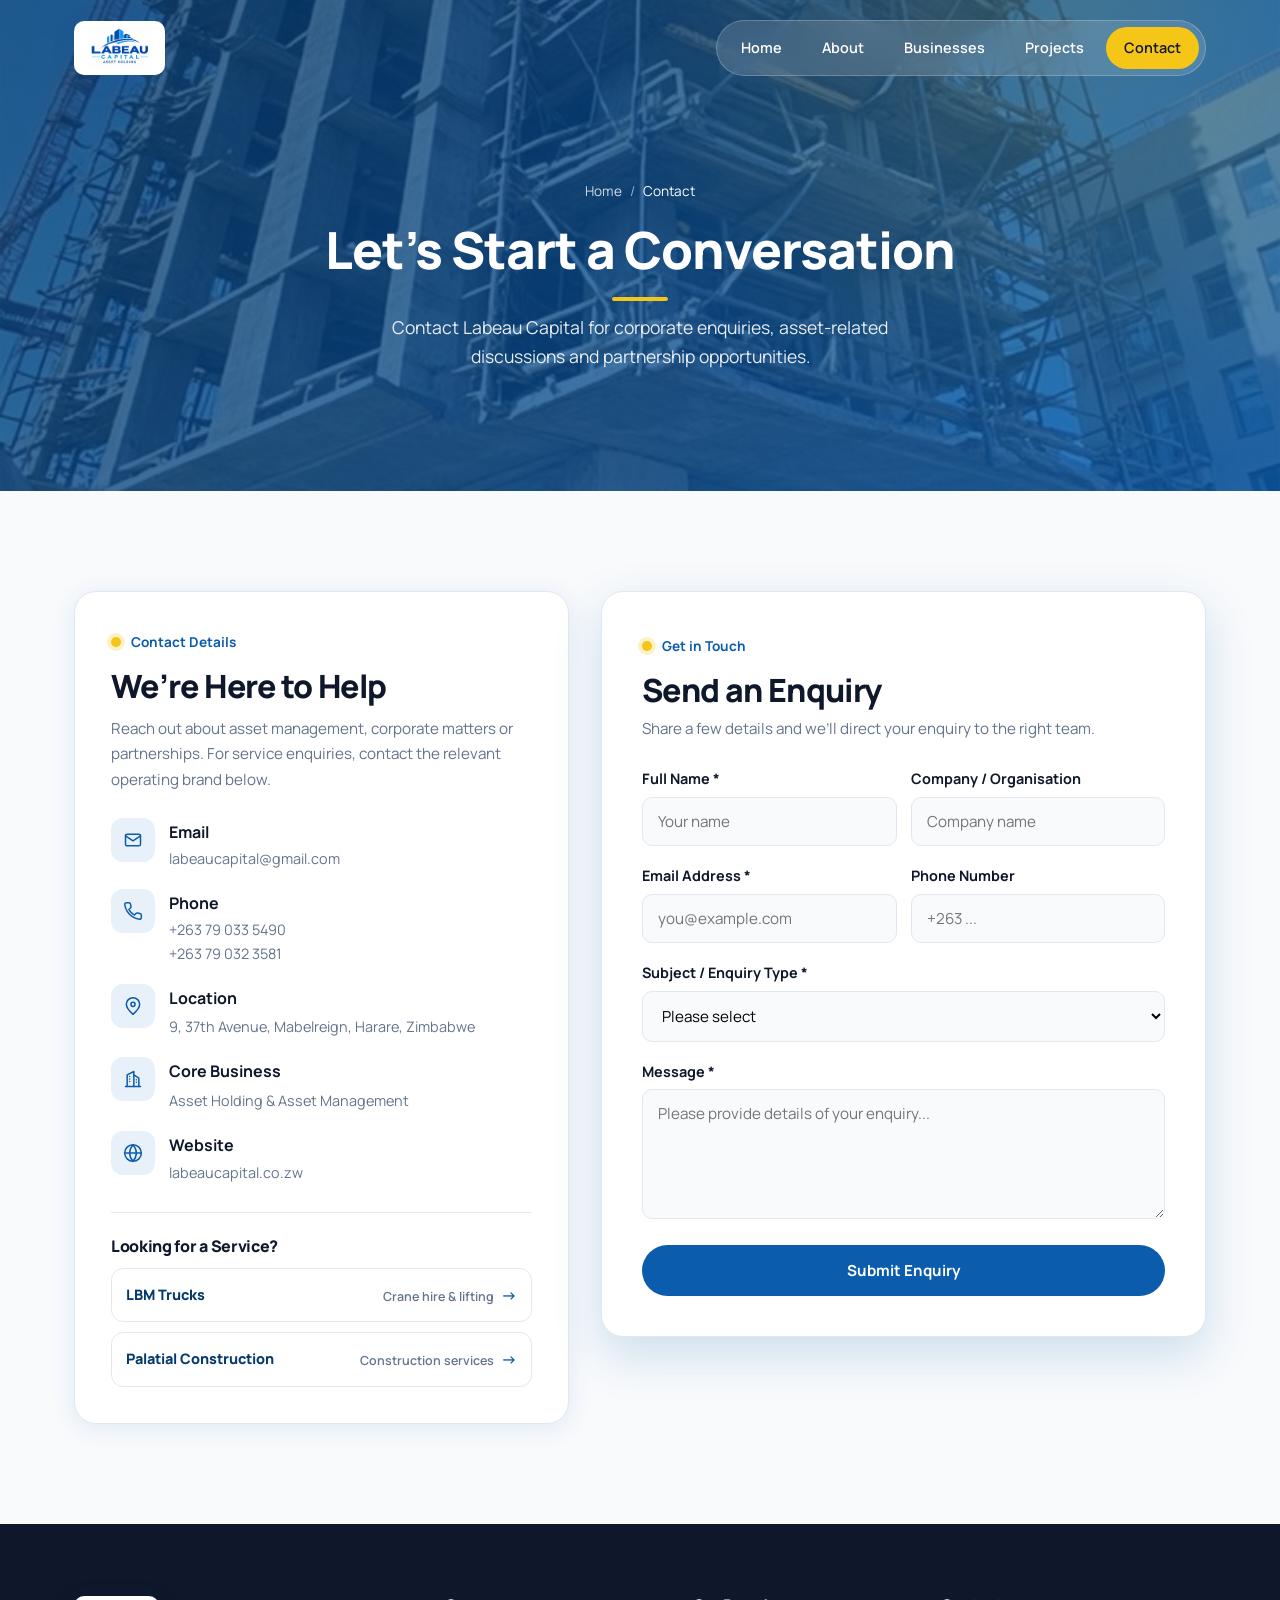
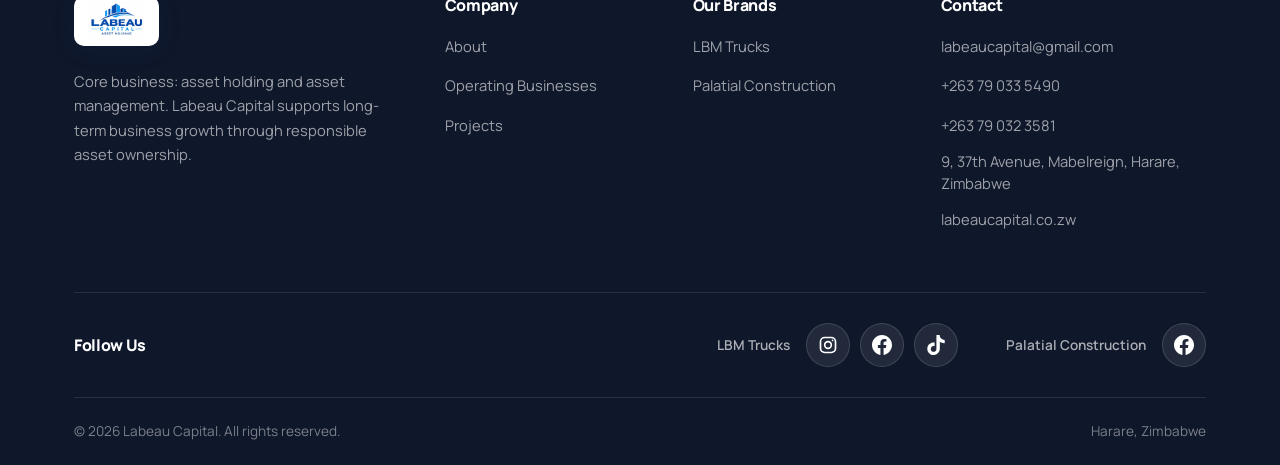
<file: labeau-capital-website/contact.html>
<!DOCTYPE html>
<html lang="en">
<head>
  <meta charset="UTF-8">
  <meta name="viewport" content="width=device-width, initial-scale=1.0">
  <title>Contact Labeau Capital | Corporate &amp; General Enquiries</title>
  <meta name="description" content="Contact Labeau Capital for corporate enquiries, partnership discussions or to be directed to LBM Trucks or Palatial Construction.">
  <link rel="stylesheet" href="css/styles.css">
</head>
<body>

  <header class="site-header">
    <div class="container header-inner">
      <a href="index.html" class="logo">
        <img src="images/logo-labeau-capital.jpg" alt="Labeau Capital">
      </a>
      <nav class="nav">
        <a href="index.html">Home</a>
        <a href="about.html">About</a>
        <a href="businesses.html">Businesses</a>
        <a href="projects.html">Projects</a>
        <a href="contact.html" class="active">Contact</a>
      </nav>
      <button class="menu-toggle" aria-label="Menu" aria-expanded="false">
        <span></span><span></span><span></span>
      </button>
    </div>
  </header>

  <section class="page-hero page-hero--image" style="--hero-img: url('../images/Hero/Construction.jpg');">
    <div class="container">
      <div class="breadcrumb">
        <a href="index.html">Home</a> / <span>Contact</span>
      </div>
      <h1>Let’s Start a Conversation</h1>
      <p>Contact Labeau Capital for corporate enquiries, asset-related discussions and partnership opportunities.</p>
    </div>
  </section>

  <section class="section section-alt">
    <div class="container">
      <div class="contact-grid">
        <div class="contact-info">
          <span class="eyebrow">Contact Details</span>
          <h2>We’re Here to Help</h2>
          <p class="contact-intro">Reach out about asset management, corporate matters or partnerships. For service enquiries, contact the relevant operating brand below.</p>

          <div class="contact-detail">
            <div class="icon" aria-hidden="true">
              <svg viewBox="0 0 24 24" fill="none" stroke="currentColor" stroke-width="1.8" stroke-linecap="round" stroke-linejoin="round"><rect x="3" y="5" width="18" height="14" rx="2"></rect><path d="m3 7 9 6 9-6"></path></svg>
            </div>
            <div>
              <strong>Email</strong>
              <a href="mailto:labeaucapital@gmail.com">labeaucapital@gmail.com</a>
            </div>
          </div>

          <div class="contact-detail">
            <div class="icon" aria-hidden="true">
              <svg viewBox="0 0 24 24" fill="none" stroke="currentColor" stroke-width="1.8" stroke-linecap="round" stroke-linejoin="round"><path d="M22 16.9v3a2 2 0 0 1-2.2 2 19.8 19.8 0 0 1-8.6-3.1 19.4 19.4 0 0 1-6-6A19.8 19.8 0 0 1 2.1 4.2 2 2 0 0 1 4.1 2h3a2 2 0 0 1 2 1.7l.5 3a2 2 0 0 1-.6 1.7L7.1 10.3a16 16 0 0 0 6.6 6.6l1.9-1.9a2 2 0 0 1 1.7-.6l3 .5a2 2 0 0 1 1.7 2z"></path></svg>
            </div>
            <div>
              <strong>Phone</strong>
              <a href="tel:+263790335490">+263 79 033 5490</a>
              <a href="tel:+263790323581">+263 79 032 3581</a>
            </div>
          </div>

          <div class="contact-detail">
            <div class="icon" aria-hidden="true">
              <svg viewBox="0 0 24 24" fill="none" stroke="currentColor" stroke-width="1.8" stroke-linecap="round" stroke-linejoin="round"><path d="M20 10c0 5-8 12-8 12S4 15 4 10a8 8 0 1 1 16 0z"></path><circle cx="12" cy="10" r="2.5"></circle></svg>
            </div>
            <div>
              <strong>Location</strong>
              <span>9, 37th Avenue, Mabelreign, Harare, Zimbabwe</span>
            </div>
          </div>

          <div class="contact-detail">
            <div class="icon" aria-hidden="true">
              <svg viewBox="0 0 24 24" fill="none" stroke="currentColor" stroke-width="1.8" stroke-linecap="round" stroke-linejoin="round"><path d="M3 21h18"></path><path d="M5 21V7l8-4v18"></path><path d="M19 21V11l-6-4"></path><path d="M8 9v.01M8 12v.01M8 15v.01M16 13v.01M16 16v.01"></path></svg>
            </div>
            <div>
              <strong>Core Business</strong>
              <span>Asset Holding &amp; Asset Management</span>
            </div>
          </div>

          <div class="contact-detail">
            <div class="icon" aria-hidden="true">
              <svg viewBox="0 0 24 24" fill="none" stroke="currentColor" stroke-width="1.8" stroke-linecap="round" stroke-linejoin="round"><circle cx="12" cy="12" r="10"></circle><path d="M2 12h20"></path><path d="M12 2a15.3 15.3 0 0 1 4 10 15.3 15.3 0 0 1-4 10 15.3 15.3 0 0 1-4-10 15.3 15.3 0 0 1 4-10z"></path></svg>
            </div>
            <div>
              <strong>Website</strong>
              <a href="https://labeaucapital.co.zw" target="_blank" rel="noopener noreferrer">labeaucapital.co.zw</a>
            </div>
          </div>

          <div class="contact-brand-links">
            <h3>Looking for a Service?</h3>
            <a href="lbm-trucks.html">LBM Trucks <span>Crane hire &amp; lifting <span aria-hidden="true">→</span></span></a>
            <a href="palatial.html">Palatial Construction <span>Construction services <span aria-hidden="true">→</span></span></a>
          </div>
        </div>

        <div class="form-card">
          <span class="eyebrow">Get in Touch</span>
          <h2>Send an Enquiry</h2>
          <p class="form-intro">Share a few details and we’ll direct your enquiry to the right team.</p>
          <form action="#" method="post" onsubmit="event.preventDefault(); alert('Thank you. This is a prototype form. In production it would submit to your email or CRM.');">
            <div class="form-row">
              <div class="form-group">
                <label for="name">Full Name *</label>
                <input type="text" id="name" name="name" required placeholder="Your name">
              </div>
              <div class="form-group">
                <label for="company">Company / Organisation</label>
                <input type="text" id="company" name="company" placeholder="Company name">
              </div>
            </div>
            <div class="form-row">
              <div class="form-group">
                <label for="email">Email Address *</label>
                <input type="email" id="email" name="email" required placeholder="you@example.com">
              </div>
              <div class="form-group">
                <label for="phone">Phone Number</label>
                <input type="tel" id="phone" name="phone" placeholder="+263 ...">
              </div>
            </div>
            <div class="form-group">
              <label for="subject">Subject / Enquiry Type *</label>
              <select id="subject" name="subject" required>
                <option value="">Please select</option>
                <option value="corporate">Corporate / Partnership Enquiry</option>
                <option value="assets">Asset-Related Discussion</option>
                <option value="lbm">LBM Trucks Service Enquiry</option>
                <option value="palatial">Palatial Construction Enquiry</option>
                <option value="other">Other</option>
              </select>
            </div>
            <div class="form-group">
              <label for="message">Message *</label>
              <textarea id="message" name="message" required placeholder="Please provide details of your enquiry..."></textarea>
            </div>
            <button type="submit" class="btn btn-primary contact-submit">Submit Enquiry</button>
          </form>
        </div>
      </div>
    </div>
  </section>

    <footer class="site-footer">
    <div class="container">

      <div class="footer-grid">
        <div class="footer-brand">
          <a href="index.html" class="logo">
            <img src="images/logo-labeau-capital.jpg" alt="Labeau Capital">
          </a>
          <p>Core business: asset holding and asset management. Labeau Capital supports long-term business growth through responsible asset ownership.</p>
        </div>

        <div class="footer-col">
          <h4>Company</h4>
          <ul>
            <li><a href="about.html">About</a></li>
            <li><a href="businesses.html">Operating Businesses</a></li>
            <li><a href="projects.html">Projects</a></li>
          </ul>
        </div>

        <div class="footer-col">
          <h4>Our Brands</h4>
          <ul>
            <li><a href="lbm-trucks.html">LBM Trucks</a></li>
            <li><a href="palatial.html">Palatial Construction</a></li>
          </ul>
        </div>

        <div class="footer-col footer-contact">
          <h4>Contact</h4>
          <ul>
            <li><a href="mailto:labeaucapital@gmail.com">labeaucapital@gmail.com</a></li>
            <li><a href="tel:+263790335490">+263 79 033 5490</a></li>
            <li><a href="tel:+263790323581">+263 79 032 3581</a></li>
            <li class="footer-address">9, 37th Avenue, Mabelreign, Harare, Zimbabwe</li>
            <li><a href="https://labeaucapital.co.zw">labeaucapital.co.zw</a></li>
          </ul>
        </div>
      </div>

      <!-- Socials -->
      <div class="footer-social-bar">
        <h4 class="footer-social-title">Follow Us</h4>
        <div class="footer-social-groups">

          <div class="social-group">
            <span class="social-group-label">LBM Trucks</span>
            <div class="social-icons">
              <a class="social-icon" href="https://www.instagram.com/lbm_craneandtruck_services?cplk=ZWRzYmFhcTVzejUw&amp;utm_source=qr" target="_blank" rel="noopener noreferrer" aria-label="LBM Trucks on Instagram">
                <svg viewBox="0 0 24 24" fill="none" stroke="currentColor" stroke-width="2" stroke-linecap="round" stroke-linejoin="round" aria-hidden="true">
                  <rect x="3" y="3" width="18" height="18" rx="5"></rect>
                  <circle cx="12" cy="12" r="4"></circle>
                  <circle cx="17.5" cy="6.5" r="1" fill="currentColor" stroke="none"></circle>
                </svg>
              </a>
              <a class="social-icon" href="https://www.facebook.com/share/1CGH6aUscQ/?mibextid=wwXIfr" target="_blank" rel="noopener noreferrer" aria-label="LBM Trucks on Facebook">
                <svg viewBox="0 0 24 24" fill="currentColor" aria-hidden="true">
                  <path d="M24 12.073c0-6.627-5.373-12-12-12s-12 5.373-12 12c0 5.99 4.388 10.954 10.125 11.854v-8.385H7.078v-3.47h3.047V9.43c0-3.007 1.792-4.669 4.533-4.669 1.312 0 2.686.235 2.686.235v2.953H15.83c-1.491 0-1.956.925-1.956 1.874v2.25h3.328l-.532 3.47h-2.796v8.385C19.612 23.027 24 18.062 24 12.073z"/>
                </svg>
              </a>
              <a class="social-icon" href="https://www.tiktok.com/@lbm.crane.and.truck.hire?_r=1&amp;_t=ZS-9AcdDqemaDU" target="_blank" rel="noopener noreferrer" aria-label="LBM Trucks on TikTok">
                <svg viewBox="0 0 24 24" fill="currentColor" aria-hidden="true">
                  <path d="M12.525.02c1.31-.02 2.61-.01 3.91-.02.08 1.53.63 3.09 1.75 4.17 1.12 1.11 2.7 1.62 4.24 1.79v4.03c-1.44-.05-2.89-.35-4.2-.97-.57-.26-1.1-.59-1.62-.93-.01 2.92.01 5.84-.02 8.75-.08 1.4-.54 2.79-1.35 3.94-1.31 1.92-3.58 3.17-5.91 3.21-1.43.08-2.86-.31-4.08-1.03-2.02-1.19-3.44-3.37-3.65-5.71-.02-.5-.03-1-.01-1.49.18-1.9 1.12-3.72 2.58-4.96 1.66-1.44 3.98-2.13 6.15-1.72.02 1.48-.04 2.96-.04 4.44-.99-.32-2.15-.23-3.02.37-.63.41-1.11 1.04-1.36 1.75-.21.51-.15 1.07-.14 1.61.24 1.64 1.82 3.02 3.5 2.87 1.12-.01 2.19-.66 2.77-1.61.19-.33.4-.67.41-1.06.1-1.79.06-3.57.07-5.36.01-4.03-.01-8.05.02-12.07z"/>
                </svg>
              </a>
            </div>
          </div>

          <div class="social-group">
            <span class="social-group-label">Palatial Construction</span>
            <div class="social-icons">
              <a class="social-icon" href="https://www.facebook.com/share/1Ffy45b5Za/?mibextid=wwXIfr" target="_blank" rel="noopener noreferrer" aria-label="Palatial Construction on Facebook">
                <svg viewBox="0 0 24 24" fill="currentColor" aria-hidden="true">
                  <path d="M24 12.073c0-6.627-5.373-12-12-12s-12 5.373-12 12c0 5.99 4.388 10.954 10.125 11.854v-8.385H7.078v-3.47h3.047V9.43c0-3.007 1.792-4.669 4.533-4.669 1.312 0 2.686.235 2.686.235v2.953H15.83c-1.491 0-1.956.925-1.956 1.874v2.25h3.328l-.532 3.47h-2.796v8.385C19.612 23.027 24 18.062 24 12.073z"/>
                </svg>
              </a>
            </div>
          </div>

        </div>
      </div>

      <div class="footer-bottom">
        <span>&copy; 2026 Labeau Capital. All rights reserved.</span>
        <span>Harare, Zimbabwe</span>
      </div>

    </div>
  </footer>

  <script src="js/main.js"></script>
</body>
</html>
</file>
<file: labeau-capital-website/css/styles.css>
/* ============================================
   LABEAU CAPITAL – Refined Layout
   Blue & White • Yellow accent • Manrope
   Same class names as before, so every page keeps working.
   ============================================ */

@import url('https://fonts.googleapis.com/css2?family=Manrope:wght@400;500;600;700;800&display=swap');

:root {
  --blue: #0B5CAD;
  --blue-dark: #084A8C;
  --blue-deep: #063A6E;
  --blue-light: #E8F1FA;
  --accent: #F5C518;
  --accent-dark: #E0B400;
  --white: #FFFFFF;
  --off-white: #F8FAFC;
  --gray: #64748B;
  --gray-light: #E2E8F0;
  --text: #0F172A;
  --shadow: 0 4px 24px rgba(11, 92, 173, 0.10);
  --shadow-lg: 0 18px 48px rgba(11, 92, 173, 0.18);
  --radius: 14px;
  --radius-lg: 22px;
  --transition: 0.25s ease;
}

*, *::before, *::after { box-sizing: border-box; margin: 0; padding: 0; }
html { scroll-behavior: smooth; font-size: 16px; }
body {
  font-family: 'Manrope', 'Segoe UI', system-ui, -apple-system, BlinkMacSystemFont, Roboto, sans-serif;
  color: var(--text); background: var(--white); line-height: 1.65; -webkit-font-smoothing: antialiased;
}
img { max-width: 100%; height: auto; display: block; }
a { color: inherit; text-decoration: none; transition: var(--transition); }
ul { list-style: none; }
:focus-visible { outline: 3px solid var(--accent); outline-offset: 3px; border-radius: 6px; }

.container { width: 100%; max-width: 1180px; margin: 0 auto; padding: 0 24px; }

h1, h2, h3, h4 { font-weight: 800; line-height: 1.15; color: var(--text); letter-spacing: -0.02em; }
h1 { font-size: clamp(2.4rem, 5.6vw, 4rem); }
h2 { font-size: clamp(1.7rem, 3.6vw, 2.5rem); margin-bottom: 0.6rem; }
h3 { font-size: 1.25rem; }
p { color: var(--gray); }
.lead { font-size: 1.15rem; color: rgba(255,255,255,0.9); max-width: 520px; }

/* ---------- Buttons ---------- */
.btn {
  display: inline-flex; align-items: center; justify-content: center; gap: 8px;
  padding: 15px 30px; font-size: 0.95rem; font-weight: 700; font-family: inherit;
  border-radius: 50px; border: none; cursor: pointer; transition: var(--transition);
}
.btn:hover { transform: translateY(-2px); }
.btn-primary { background: var(--blue); color: var(--white); }
.btn-primary:hover { background: var(--blue-dark); box-shadow: var(--shadow-lg); }
.btn-white { background: var(--white); color: var(--blue); }
.btn-white:hover { background: var(--blue-light); }
.btn-accent { background: var(--accent); color: var(--text); }
.btn-accent:hover { background: var(--accent-dark); }
.btn-outline { color: var(--blue); background: transparent; border: 1px solid currentColor; }
.btn-outline:hover { color: var(--blue-deep); background: var(--blue-light); }

.btn-circle {
  width: 44px; height: 44px; border-radius: 50%; background: var(--accent); color: var(--text);
  display: inline-flex; align-items: center; justify-content: center; flex-shrink: 0;
  transition: var(--transition);
}
.btn-circle::after {
  content: ""; width: 9px; height: 9px;
  border-top: 2.5px solid currentColor; border-right: 2.5px solid currentColor;
  transform: rotate(45deg) translate(-1px, 1px);
}
a:hover .btn-circle, a:hover > .btn-circle, .btn-circle:hover { background: var(--accent-dark); transform: rotate(45deg) scale(1.05); }

/* ---------- Header ---------- */
.site-header { position: absolute; top: 0; left: 0; right: 0; z-index: 100; background: transparent; padding: 20px 0; }
.header-inner { display: flex; align-items: center; justify-content: space-between; gap: 20px; }
.logo { background: var(--white); padding: 6px 14px; border-radius: 10px; box-shadow: var(--shadow); }
.logo img { height: 42px; width: auto; }
.nav {
  display: flex; align-items: center; gap: 4px; padding: 6px;
  background: rgba(255,255,255,0.14); backdrop-filter: blur(14px); -webkit-backdrop-filter: blur(14px);
  border: 1px solid rgba(255,255,255,0.22); border-radius: 50px;
}
.nav a { color: var(--white); font-size: 0.9rem; font-weight: 600; padding: 9px 18px; border-radius: 40px; }
.nav a:hover { background: rgba(255,255,255,0.18); }
.nav a.active { background: var(--accent); color: var(--text); }
.menu-toggle {
  display: none; background: rgba(255,255,255,0.2); border: none; width: 46px; height: 46px;
  border-radius: 50%; cursor: pointer; align-items: center; justify-content: center; flex-direction: column;
}
.menu-toggle span { display: block; width: 18px; height: 2px; background: var(--white); margin: 3px 0; border-radius: 2px; }

/* ---------- Hero ---------- */
.hero {
  position: relative; min-height: 94vh; display: flex; align-items: center;
  background: var(--blue-deep); overflow: hidden; padding: 130px 0 90px;
}
.hero-slider, .hero-overlay { position: absolute; inset: 0; }
.hero-slide {
  position: absolute; inset: 0; background-size: cover; background-position: center;
  opacity: 0; transform: scale(1.12); transition: opacity 1.4s ease, transform 9s ease-out;
}
.hero-slide.active { opacity: 0.5; transform: scale(1); animation: heroPan 14s ease-in-out alternate infinite; }
@keyframes heroPan { 0% { background-position: 50% 50%; } 100% { background-position: 55% 62%; } }
.hero-overlay {
  background:
    radial-gradient(circle at 12% 90%, rgba(245,197,24,0.18), transparent 40%),
    linear-gradient(120deg, rgba(6,58,110,0.94) 0%, rgba(11,92,173,0.72) 55%, rgba(6,58,110,0.45) 100%);
}
.hero .container { position: relative; z-index: 2; }
.hero-content { position: relative; z-index: 2; max-width: 660px; }
.hero h1 {
  color: var(--white); max-width: 620px; margin-bottom: 1rem;
  font-size: clamp(2.1rem, 4vw, 3.35rem); font-weight: 600; line-height: 1.12;
  letter-spacing: -0.035em;
}
.hero .lead { max-width: 470px; margin-bottom: 1.8rem; font-size: 1rem; line-height: 1.7; }
.hero-actions { display: flex; flex-wrap: wrap; gap: 12px; }
.hero-actions .btn {
  min-height: 48px; padding: 12px 21px; border-radius: 9px;
  font-size: 0.88rem; font-weight: 600; letter-spacing: 0.01em;
}
.hero-actions .btn-white {
  color: var(--blue-deep); background: var(--white);
  box-shadow: 0 6px 18px rgba(3, 24, 48, 0.18);
}
.hero-actions .btn-white:hover { background: #f0f6fc; }
.hero-actions .btn-accent {
  color: var(--white); background: rgba(255,255,255,0.08);
  border: 1px solid rgba(255,255,255,0.65); backdrop-filter: blur(8px);
}
.hero-actions .btn-accent:hover { color: var(--blue-deep); background: var(--white); }
.hero-stats-mini { display: flex; align-items: center; gap: 18px; color: var(--white); font-size: 0.95rem; }
.hero-stats-mini strong { font-size: 1.5rem; display: block; }

.hero-cards {
  position: absolute; right: 5%; top: 50%; transform: translateY(-40%);
  z-index: 3; display: flex; flex-direction: column; gap: 16px; width: 280px;
}
.float-card { background: var(--white); border-radius: 18px; padding: 14px; box-shadow: var(--shadow-lg); }
.float-card img { width: 100%; height: 130px; object-fit: cover; border-radius: 12px; margin-bottom: 12px; }
.float-card h4 { font-size: 1rem; margin-bottom: 2px; }
.float-card span { font-size: 0.82rem; color: var(--gray); }
.float-card-accent { background: var(--accent); border-radius: 18px; padding: 22px; color: var(--text); box-shadow: var(--shadow-lg); }
.float-card-accent h4 { font-size: 1.05rem; margin-bottom: 8px; }
.float-card-accent p { font-size: 0.87rem; color: var(--text); opacity: 0.85; margin-bottom: 14px; }
.float-card-accent .btn-circle { background: var(--blue); color: var(--white); }

/* ---------- Stats ---------- */
.stats-bar { background: var(--white); padding: 44px 0; border-bottom: 1px solid var(--gray-light); }
.stats-grid { display: grid; grid-template-columns: repeat(3, 1fr); gap: 24px; text-align: center; }
.stat-item .number { font-size: 2.6rem; font-weight: 800; color: var(--blue); display: block; line-height: 1.1; }
.stat-item .label { font-size: 0.9rem; color: var(--gray); margin-top: 6px; }

/* ---------- Sections ---------- */
.section { padding: 100px 0; }
.section-alt { background: var(--off-white); }
.section-header { margin-bottom: 52px; }
.section-header .eyebrow, .feature-content .eyebrow {
  display: inline-flex; align-items: center; gap: 10px;
  font-size: 0.85rem; font-weight: 700; color: var(--blue); margin-bottom: 14px;
}
.section-header .eyebrow::before, .feature-content .eyebrow::before {
  content: ''; width: 10px; height: 10px; background: var(--accent); border-radius: 50%;
  box-shadow: 0 0 0 4px rgba(245,197,24,0.25);
}
.section-header h2 { max-width: 680px; }

/* Content cards */
.card-grid { display: grid; grid-template-columns: repeat(auto-fit, minmax(250px, 1fr)); gap: 22px; }
.card {
  display: flex; flex-direction: column; overflow: hidden; color: inherit; background: var(--white);
  border: 1px solid var(--gray-light); border-radius: var(--radius-lg); box-shadow: var(--shadow);
  transition: var(--transition);
}
a.card:hover { transform: translateY(-4px); box-shadow: var(--shadow-lg); }
.card-img { height: 220px; overflow: hidden; }
.card-img img { width: 100%; height: 100%; object-fit: cover; }
.card-body { flex: 1; padding: 26px; }
.card-body h3 { margin-bottom: 10px; }
.card-body p { margin-bottom: 12px; }
.card-link { display: inline-block; margin-top: 8px; color: var(--blue); font-size: 0.9rem; font-weight: 700; }
.card-link:hover { color: var(--blue-dark); }

/* Project / brand cards */
.project-grid { display: grid; grid-template-columns: repeat(3, 1fr); gap: 26px; }
.project-card {
  display: flex; flex-direction: column; background: var(--white); border-radius: var(--radius-lg);
  overflow: hidden; box-shadow: var(--shadow); transition: var(--transition); position: relative;
}
.project-card:hover { box-shadow: var(--shadow-lg); transform: translateY(-6px); }
.project-card img { width: 100%; height: 260px; object-fit: cover; transition: transform 0.5s ease; }
.project-card:hover img { transform: scale(1.05); }
.project-card-body {
  padding: 22px 24px; display: flex; justify-content: space-between; align-items: center; gap: 14px;
  background: var(--white); position: relative; z-index: 1;
}
.project-card-body h3 { font-size: 1.2rem; margin-bottom: 2px; }
.project-card-body span:not(.btn-circle) { font-size: 0.88rem; color: var(--gray); }

.project-card-blue {
  background: linear-gradient(155deg, var(--blue), var(--blue-deep)); color: var(--white);
  padding: 36px 30px; display: flex; flex-direction: column; justify-content: space-between; gap: 28px;
  min-height: 320px; border-radius: var(--radius-lg); box-shadow: var(--shadow);
}
.project-card-blue h3 { color: var(--white); font-size: 1.5rem; margin-bottom: 12px; }
.project-card-blue p { color: rgba(255,255,255,0.85); font-size: 0.97rem; }

.brand-carousel {
  position: relative; min-height: 430px; overflow: hidden; border-radius: 20px; box-shadow: var(--shadow-lg);
}
.palatial-gallery-carousel { min-height: 580px; background: var(--off-white); }
.palatial-gallery-carousel .brand-slide-card {
  position: relative; display: flex; height: 580px; align-items: center; justify-content: center;
  background: var(--off-white); border-radius: 20px;
}
.palatial-gallery-carousel .brand-slide-card img {
  width: 100%; height: 100%; object-fit: contain;
}
.palatial-gallery-carousel .brand-slide-body {
  position: absolute; right: 0; bottom: 0; left: 0; justify-content: center;
  padding: 28px 24px 22px; background: linear-gradient(transparent, rgba(6,58,110,0.88));
}
.palatial-gallery-carousel .brand-slide-body h3 { margin: 0; color: var(--white); font-size: 1rem; }
.brand-group + .brand-group { margin-top: 48px; }
.brand-group > h2 { margin-bottom: 20px; }
.brand-slide {
  position: absolute; inset: 0; opacity: 0; pointer-events: none; transform: translateX(30px); transition: all 0.8s ease;
}
.brand-slide.active {
  opacity: 1; pointer-events: auto; transform: translateX(0);
}
.brand-slide-card {
  display: block; width: 100%; height: 100%; background: var(--white); overflow: hidden; border-radius: 20px;
}
.brand-slide-card img {
  width: 100%; height: 320px; object-fit: cover;
}
.brand-slide-body {
  padding: 24px 26px; display: flex; justify-content: space-between; align-items: flex-start;
}
.brand-slide-body h3 { font-size: 1.4rem; margin-bottom: 6px; }
.brand-slide-body span { font-size: 0.9rem; color: var(--gray); }
.brand-description {
  display: grid; grid-template-columns: 1fr 1fr; gap: 24px; align-items: center;
  padding: 24px 4px 0;
}
.brand-label {
  display: block; color: var(--blue); font-size: 0.85rem; font-weight: 700; margin-bottom: 8px;
}
.brand-description h3 { font-size: 1.15rem; }
.brand-description p { font-size: 0.95rem; }

/* Business model diagram */
.business-model-diagram { max-width: 900px; margin: 0 auto; text-align: center; }
.business-model-parent {
  max-width: 460px; margin: 0 auto; padding: 26px; background: var(--blue); color: var(--white);
  border-radius: var(--radius-lg); box-shadow: var(--shadow-lg);
}
.business-model-parent .tag { background: rgba(255,255,255,0.16); color: var(--white); }
.business-model-parent h3 { color: var(--white); margin-bottom: 6px; }
.business-model-parent p { color: rgba(255,255,255,0.85); }
.business-model-connector { height: 34px; width: 2px; margin: 0 auto; background: var(--gray-light); }
.business-model-brands { display: grid; grid-template-columns: repeat(2, 1fr); gap: 24px; position: relative; }
.business-model-brands::before {
  content: ''; position: absolute; top: 0; left: 25%; right: 25%; height: 2px; background: var(--gray-light);
}
.business-model-brand {
  position: relative; padding: 28px; background: var(--white); border: 1px solid var(--gray-light);
  border-radius: var(--radius-lg); box-shadow: var(--shadow);
}
.business-model-brand::before {
  content: ''; position: absolute; top: -24px; left: 50%; height: 24px; width: 2px; background: var(--gray-light);
}
.business-model-brand h3 { margin-bottom: 8px; }
.business-model-brand p { margin-bottom: 10px; }
.lbm-contact-actions { display: flex; flex-wrap: wrap; gap: 12px; margin-top: 22px; }

/* Values */
.values-grid { display: grid; grid-template-columns: 1fr 1.05fr; gap: 72px; align-items: center; }
.values-list { display: flex; flex-direction: column; gap: 0; }
.value-item { display: flex; gap: 18px; align-items: flex-start; padding: 24px 0; border-bottom: 1px solid var(--gray-light); }
.value-item:first-child { padding-top: 0; }
.value-item:last-child { border-bottom: 0; padding-bottom: 0; }
.value-item .icon {
  width: 50px; height: 50px; background: var(--blue); border-radius: 14px; display: flex;
  align-items: center; justify-content: center; color: var(--accent); font-size: 1.15rem; font-weight: 800; flex-shrink: 0;
}
.value-item h4 { margin-bottom: 4px; font-size: 1.15rem; }
.value-item p { font-size: 0.95rem; }
.values-img { position: relative; height: 460px; }
.values-img::before {
  content: ''; position: absolute; inset: 20px -20px -20px 20px; background: var(--accent);
  border-radius: var(--radius-lg); z-index: 0;
}
.values-img img { position: relative; z-index: 1; width: 100%; height: 100%; object-fit: cover; border-radius: var(--radius-lg); box-shadow: var(--shadow-lg); }

/* Services */
.service-grid { display: grid; grid-template-columns: repeat(auto-fit, minmax(250px, 1fr)); gap: 22px; }
.service-item {
  background: var(--white); border: 1px solid var(--gray-light); border-radius: var(--radius-lg);
  padding: 32px 26px; transition: var(--transition);
}
.service-item:hover { border-color: var(--blue); box-shadow: var(--shadow-lg); transform: translateY(-4px); }
.service-icon {
  width: 52px; height: 52px; background: var(--blue-light); border-radius: 14px; display: flex;
  align-items: center; justify-content: center; margin-bottom: 18px; font-size: 1.3rem; color: var(--blue); font-weight: 800;
}
.service-item h3 { margin-bottom: 8px; }
.service-item p { font-size: 0.93rem; }

/* Gallery */
.gallery-grid { display: grid; grid-template-columns: repeat(auto-fill, minmax(290px, 1fr)); gap: 18px; }
.gallery-item { border-radius: var(--radius); overflow: hidden; height: 240px; position: relative; }
.gallery-item img { width: 100%; height: 100%; object-fit: cover; transition: transform 0.5s ease; }
.gallery-item:hover img { transform: scale(1.07); }
.gallery-caption {
  position: absolute; bottom: 0; left: 0; right: 0; padding: 18px 18px 14px;
  background: linear-gradient(transparent, rgba(6,58,110,0.92)); color: var(--white); font-size: 0.9rem; font-weight: 600;
}

/* Contact */
.contact-grid { display: grid; grid-template-columns: 0.9fr 1.1fr; gap: 32px; align-items: start; }
.contact-info {
  padding: 36px; background: var(--white); border: 1px solid var(--gray-light);
  border-radius: var(--radius-lg); box-shadow: var(--shadow);
}
.contact-info > .eyebrow, .form-card > .eyebrow {
  display: inline-flex; align-items: center; gap: 10px; margin-bottom: 14px;
  color: var(--blue); font-size: 0.85rem; font-weight: 700;
}
.contact-info > .eyebrow::before, .form-card > .eyebrow::before {
  content: ''; width: 10px; height: 10px; border-radius: 50%; background: var(--accent);
  box-shadow: 0 0 0 4px rgba(245,197,24,0.25);
}
.contact-info h2, .form-card h2 { margin-bottom: 12px; font-size: clamp(1.55rem, 2.8vw, 2rem); }
.contact-intro, .form-intro { margin-bottom: 26px; font-size: 0.95rem; }
.contact-detail { display: flex; gap: 14px; margin-bottom: 18px; }
.contact-detail .icon {
  width: 44px; height: 44px; background: var(--blue-light); border-radius: 12px; display: flex;
  align-items: center; justify-content: center; color: var(--blue); flex-shrink: 0;
}
.contact-detail .icon svg { width: 20px; height: 20px; }
.contact-detail > div:last-child { min-width: 0; padding-top: 1px; }
.contact-detail strong { display: block; margin-bottom: 2px; }
.contact-detail span, .contact-detail a { color: var(--gray); font-size: 0.9rem; overflow-wrap: anywhere; }
.contact-detail a { display: block; }
.contact-detail a:hover { color: var(--blue); }
.contact-brand-links { margin-top: 28px; padding-top: 24px; border-top: 1px solid var(--gray-light); }
.contact-brand-links h3 { margin-bottom: 12px; font-size: 1rem; }
.contact-brand-links > a {
  display: flex; justify-content: space-between; align-items: center; gap: 12px;
  padding: 13px 14px; border: 1px solid var(--gray-light); border-radius: 12px;
  color: var(--blue-deep); font-size: 0.9rem; font-weight: 800;
}
.contact-brand-links > a + a { margin-top: 10px; }
.contact-brand-links > a:hover { border-color: var(--blue); background: var(--blue-light); }
.contact-brand-links > a > span { color: var(--gray); font-size: 0.78rem; font-weight: 600; text-align: right; }
.contact-brand-links > a > span span { margin-left: 4px; color: var(--blue); font-size: 1rem; }

.form-card { background: var(--white); border-radius: var(--radius-lg); padding: 40px; box-shadow: var(--shadow-lg); border: 1px solid var(--gray-light); }
.form-card h2 { margin-bottom: 8px; }
.form-card .form-intro { margin-bottom: 26px; }
.contact-submit { width: 100%; }
.form-group { margin-bottom: 18px; }
.form-group label { display: block; font-size: 0.9rem; font-weight: 700; margin-bottom: 6px; }
.form-group input, .form-group select, .form-group textarea {
  width: 100%; padding: 13px 15px; border: 1px solid var(--gray-light); border-radius: 10px;
  font-size: 0.95rem; font-family: inherit; background: var(--off-white); transition: var(--transition);
}
.form-group input:focus, .form-group select:focus, .form-group textarea:focus {
  outline: none; border-color: var(--blue); background: var(--white); box-shadow: 0 0 0 4px rgba(11,92,173,0.12);
}
.form-group textarea { min-height: 130px; resize: vertical; }
.form-row { display: grid; grid-template-columns: 1fr 1fr; gap: 14px; }

/* Inner page hero */
.page-hero {
  position: relative; overflow: hidden; text-align: center; color: var(--white); padding: 160px 0 80px;
  background: radial-gradient(circle at 85% 0%, rgba(245,197,24,0.22), transparent 40%),
              linear-gradient(135deg, var(--blue-deep), var(--blue));
}
.page-hero h1 { color: var(--white); margin-bottom: 12px; font-size: clamp(2.2rem, 4.6vw, 3.2rem); }
.page-hero p { color: rgba(255,255,255,0.9); max-width: 560px; margin: 0 auto; font-size: 1.1rem; }
.breadcrumb { display: flex; justify-content: center; gap: 8px; margin-bottom: 18px; font-size: 0.85rem; color: rgba(255,255,255,0.6); }
.breadcrumb a { color: rgba(255,255,255,0.8); }
.breadcrumb a:hover { color: var(--accent); }
.breadcrumb span { color: var(--white); }

/* Feature rows */
.feature-row { display: grid; grid-template-columns: 1fr 1fr; gap: 64px; align-items: center; }
.feature-img { border-radius: var(--radius-lg); overflow: hidden; height: 380px; box-shadow: var(--shadow-lg); }
.feature-img img { width: 100%; height: 100%; object-fit: cover; }
.feature-content p { margin-bottom: 1rem; }
.feature-list { margin-bottom: 1.6rem; }
.feature-list li { position: relative; padding-left: 22px; margin-bottom: 9px; color: var(--gray); }
.feature-list li::before { content: ''; position: absolute; left: 0; top: 10px; width: 8px; height: 8px; background: var(--accent); border-radius: 50%; }

/* CTA */
.cta-banner {
  padding: 90px 0; text-align: center; color: var(--white);
  background: radial-gradient(circle at 88% 0%, rgba(245,197,24,0.25), transparent 45%), linear-gradient(135deg, var(--blue), var(--blue-deep));
}
.cta-banner h2 {
  color: var(--white); margin-bottom: 12px; font-family: inherit; font-size: 1.4rem;
}
.cta-banner p {
  color: rgba(255,255,255,0.9); max-width: 520px; margin: 0 auto 30px;
  font-family: inherit; font-size: 0.95rem;
}
.cta-banner .btn-cta {
  min-height: 54px; padding: 15px 24px 15px 28px; gap: 14px;
  background: var(--accent); color: var(--text); border: 1px solid rgba(255,255,255,0.35);
  box-shadow: 0 8px 22px rgba(3, 24, 48, 0.22);
}
.cta-banner .btn-cta::after {
  content: ""; width: 8px; height: 8px; border-top: 2px solid currentColor;
  border-right: 2px solid currentColor; transform: rotate(45deg); transition: transform var(--transition);
}
.cta-banner .btn-cta:hover {
  background: var(--white); color: var(--blue); box-shadow: 0 12px 28px rgba(3, 24, 48, 0.3);
}
.cta-banner .btn-cta:hover::after { transform: translateX(3px) rotate(45deg); }
.cta-banner .btn-cta:focus-visible { outline: 3px solid var(--white); outline-offset: 4px; }

/* Footer */
.site-footer { background: var(--text); color: rgba(255,255,255,0.7); padding: 72px 0 0; }
.footer-grid { display: grid; grid-template-columns: 1.6fr 1fr 1fr 1.2fr; gap: 44px; padding-bottom: 48px; border-bottom: 1px solid rgba(255,255,255,0.1); }
.footer-grid > * { min-width: 0; }
.footer-brand .logo { display: inline-block; margin-bottom: 16px; }
.footer-brand .logo img { height: 38px; }
.footer-brand p { font-size: 0.92rem; max-width: 320px; color: rgba(255,255,255,0.6); }
.footer-col h4 { color: var(--white); font-size: 1rem; margin-bottom: 18px; }
.footer-col ul li { margin-bottom: 11px; }
.footer-col li { overflow-wrap: anywhere; }
.footer-col a { font-size: 0.92rem; color: rgba(255,255,255,0.6); }
.footer-col a:hover { color: var(--accent); }
.footer-bottom { display: flex; justify-content: space-between; align-items: center; padding: 22px 0; font-size: 0.85rem; color: rgba(255,255,255,0.45); }
.tag { display: inline-block; padding: 5px 14px; background: var(--blue-light); color: var(--blue); font-size: 0.78rem; font-weight: 700; border-radius: 20px; margin-bottom: 10px; }

/* ---------- Responsive ---------- */
@media (max-width: 1100px) {
  .hero-cards { display: none; }
}
@media (max-width: 980px) {
  .project-grid { grid-template-columns: 1fr 1fr; }
  .values-grid, .feature-row, .contact-grid { grid-template-columns: 1fr; gap: 40px; }
  .values-img { height: 360px; }
  .footer-grid { grid-template-columns: 1fr 1fr; }
  .section { padding: 80px 0; }
}
@media (max-width: 720px) {
  .nav { display: none; }
  .nav.open {
    display: flex; position: absolute; top: 76px; left: 20px; right: 20px; flex-direction: column; align-items: stretch;
    background: var(--blue-dark); padding: 12px; border-radius: 16px; box-shadow: var(--shadow-lg);
  }
  .menu-toggle { display: flex; }
  .stats-grid { grid-template-columns: 1fr; gap: 20px; }
  .project-grid { grid-template-columns: 1fr; }
  .form-row { grid-template-columns: 1fr; }
  .contact-info { padding: 28px; }
  .form-card { padding: 26px; }
  .footer-grid { grid-template-columns: 1fr; }
  .footer-bottom { flex-direction: column; gap: 8px; text-align: center; }
  .hero { min-height: auto; padding: 120px 0 64px; }
  .hero-actions { flex-direction: row; align-items: center; gap: 10px; }
  .hero-actions .btn { min-width: 0; min-height: 44px; padding: 10px 8px; font-size: 0.78rem; white-space: nowrap; }
  .brand-description { grid-template-columns: 1fr; gap: 10px; }
  .business-model-brands { grid-template-columns: 1fr; gap: 32px; }
  .business-model-brands::before { display: none; }
  .business-model-brand::before { top: -32px; height: 32px; }
  .lbm-contact-actions { flex-direction: column; align-items: flex-start; }
  .palatial-gallery-carousel, .palatial-gallery-carousel .brand-slide-card { min-height: 440px; height: 440px; }
  .values-img::before { inset: 14px -10px -14px 14px; }
}
@media (max-width: 380px) {
  .hero-actions { width: calc(100% + 12px); gap: 8px; }
  .hero-actions .btn { padding: 10px 6px; font-size: 0.72rem; }
}
@media (max-width: 480px) { .section { padding: 60px 0; } }
@media (prefers-reduced-motion: reduce) {
  *, *::before, *::after { animation: none !important; transition: none !important; }
  html { scroll-behavior: auto; }
}

/* ---------- Brand carousels: better proportions on desktop ---------- */
@media (min-width: 981px) {
  .brand-group {
    display: grid;
    grid-template-columns: 1.25fr 1fr;
    gap: 56px;
    align-items: center;
  }

  /* Alternate sides: Palatial's carousel goes on the right,
     and the columns flip so the carousel keeps the wider column */
  .brand-group + .brand-group { grid-template-columns: 1fr 1.25fr; }
  .brand-group + .brand-group .brand-carousel { order: 2; }

  .brand-carousel { min-height: 500px; }
  .brand-slide-card img { height: 400px; }

  .brand-description {
    grid-template-columns: 1fr;
    padding: 0;
  }
  .brand-description p { font-size: 1.05rem; }
}

/* ============================================
   FOOTER – desktop + mobile
   Paste at the VERY END of styles.css (after the brand carousel block).
   These rules override the older footer styles.
   ============================================ */

.site-footer { background: var(--text); color: rgba(255,255,255,0.7); padding: 72px 0 0; }

/* Main grid (desktop: 4 columns) */
.footer-grid {
  display: grid;
  grid-template-columns: 1.6fr 1fr 1fr 1.3fr;
  gap: 44px;
  padding-bottom: 48px;
  border-bottom: 1px solid rgba(255,255,255,0.1);
}
.footer-grid > * { min-width: 0; }

.footer-contact .footer-address {
  color: rgba(255,255,255,0.6); font-size: 0.92rem; line-height: 1.5;
}
.footer-col a { display: inline-block; padding: 2px 0; }

/* Social bar */
.footer-social-bar {
  display: flex; justify-content: space-between; align-items: center;
  flex-wrap: wrap; gap: 24px 40px;
  padding: 30px 0;
  border-bottom: 1px solid rgba(255,255,255,0.1);
}
.footer-social-title { color: var(--white); font-size: 1rem; margin: 0; }
.footer-social-groups { display: flex; flex-wrap: wrap; gap: 20px 48px; }
.social-group { display: flex; align-items: center; gap: 16px; }
.social-group-label {
  font-size: 0.85rem; font-weight: 600; color: rgba(255,255,255,0.65);
}
.social-icons { display: flex; gap: 10px; }
.social-icon {
  width: 44px; height: 44px; border-radius: 50%;
  display: inline-flex; align-items: center; justify-content: center;
  background: rgba(255,255,255,0.08); color: var(--white);
  border: 1px solid rgba(255,255,255,0.14);
  transition: var(--transition);
}
.social-icon svg { width: 20px; height: 20px; display: block; }
.social-icon:hover {
  background: var(--accent); color: var(--text); border-color: var(--accent);
  transform: translateY(-3px);
}
.social-icon:focus-visible { outline: 3px solid var(--accent); outline-offset: 3px; }

/* Bottom bar */
.footer-bottom {
  display: flex; justify-content: space-between; align-items: center; gap: 8px;
  padding: 22px 0; font-size: 0.85rem; color: rgba(255,255,255,0.45);
}

/* Tablet */
@media (max-width: 980px) {
  .footer-grid { grid-template-columns: 1fr 1fr; gap: 36px 32px; }
  .footer-brand { grid-column: 1 / -1; }
}

/* Mobile */
@media (max-width: 720px) {
  .site-footer { padding-top: 40px; }

  .footer-grid {
    grid-template-columns: 1fr 1fr;
    gap: 24px 16px;
    padding-bottom: 24px;
  }
  .footer-brand, .footer-contact { grid-column: 1 / -1; }
  .footer-brand .logo { margin-bottom: 12px; }
  .footer-brand p { max-width: none; font-size: 0.85rem; line-height: 1.55; }

  .footer-col h4 { font-size: 0.95rem; margin-bottom: 10px; }
  .footer-col ul li { margin-bottom: 4px; }
  .footer-col a,
  .footer-contact .footer-address { font-size: 0.88rem; }

  /* Contact: compact 2-column layout */
  .footer-contact ul {
    display: grid;
    grid-template-columns: 1fr 1fr;
    gap: 6px 16px;
  }
  .footer-contact li { margin-bottom: 0; }
  .footer-contact li:first-child,
  .footer-contact .footer-address,
  .footer-contact li:last-child { grid-column: 1 / -1; }

  /* Socials: one compact row */
  .footer-social-bar {
    flex-direction: row;
    align-items: center;
    justify-content: space-between;
    gap: 12px;
    padding: 20px 0;
  }
  .footer-social-title { font-size: 0.95rem; }
  .footer-social-groups { flex-direction: row; flex-wrap: nowrap; gap: 8px; width: auto; }
  .social-group { width: auto; max-width: none; gap: 0; }
  .social-group-label { display: none; }
  .social-icons { gap: 8px; }
  .social-icon { width: 40px; height: 40px; }
  .social-icon svg { width: 18px; height: 18px; }

  /* Bottom bar */
  .footer-bottom {
    flex-direction: column;
    gap: 2px;
    padding: 16px 0 20px;
    text-align: center;
    font-size: 0.8rem;
  }
  .footer-bottom span:last-child { display: none; }
}

/* Very small phones */
@media (max-width: 380px) {
  .social-icon { width: 36px; height: 36px; }
  .social-icons, .footer-social-bar .footer-social-groups { gap: 6px; }
}

/* ============================================
   ABOUT PAGE
   ============================================ */

/* Hero with background photo */
.page-hero .container { position: relative; z-index: 1; }
.page-hero--image { padding: 180px 0 120px; }
.page-hero--image::before {
  content: ''; position: absolute; inset: 0;
  background: var(--hero-img) center / cover no-repeat;
  opacity: 0.22;
}
.page-hero--image h1::after {
  content: ''; display: block; width: 56px; height: 4px;
  background: var(--accent); border-radius: 4px; margin: 18px auto 0;
}

/* Floating "at a glance" card that overlaps the hero */
.about-stats {
  background: transparent; border: 0; padding: 0;
  margin-top: -52px; position: relative; z-index: 2;
}
.about-stats .stats-grid {
  background: var(--white); border-radius: var(--radius-lg);
  box-shadow: var(--shadow-lg); padding: 30px 20px; gap: 0;
}
.about-stats .stat-item { padding: 0 16px; }
.about-stats .stat-item + .stat-item { border-left: 1px solid var(--gray-light); }

/* Image with accent badge */
.about-media { position: relative; }
.about-badge {
  position: absolute; left: -20px; bottom: -24px; max-width: 230px;
  background: var(--accent); color: var(--text);
  padding: 18px 22px; border-radius: var(--radius); box-shadow: var(--shadow-lg);
  font-size: 0.95rem; font-weight: 800; line-height: 1.3;
}
.about-badge small { display: block; margin-top: 4px; font-size: 0.8rem; font-weight: 600; opacity: 0.8; }

/* Centered section headers */
.section-header--center { text-align: center; }
.section-header--center h2,
.section-header--center p { margin-left: auto; margin-right: auto; max-width: 680px; }

/* Clickable brand cards in the structure diagram */
a.business-model-brand { display: block; text-align: center; transition: var(--transition); }
a.business-model-brand:hover { transform: translateY(-4px); border-color: var(--blue); box-shadow: var(--shadow-lg); }

@media (max-width: 980px) {
  .about-media { margin-bottom: 24px; }
  .about-badge { left: 16px; bottom: -20px; }
}

@media (max-width: 720px) {
  .page-hero--image { padding: 130px 0 90px; }
  .about-stats { margin-top: -36px; }
  .about-stats .stats-grid { grid-template-columns: repeat(3, 1fr); padding: 22px 8px; }
  .about-stats .stat-item { padding: 0 6px; }
  .about-stats .stat-item .number { font-size: 1.5rem; }
  .about-stats .stat-item .label { font-size: 0.75rem; }
}

/* ============================================
   LBM TRUCKS PAGE
   (also reuses the About page styles above)
   ============================================ */

.text-center { text-align: center; }

/* Buttons inside inner-page hero */
.page-hero .hero-actions { justify-content: center; margin-top: 28px; }

/* Equipment spec list */
.spec-list { margin: 0 0 1.8rem; border-top: 1px solid var(--gray-light); }
.spec-list li {
  display: flex; justify-content: space-between; align-items: baseline; gap: 24px;
  padding: 14px 0; border-bottom: 1px solid var(--gray-light);
}
.spec-list li span { color: var(--gray); font-size: 0.92rem; flex-shrink: 0; }
.spec-list li strong { color: var(--text); font-size: 0.95rem; text-align: right; }

/* Steps */
.steps-grid { display: grid; grid-template-columns: repeat(3, 1fr); gap: 22px; }
.step-card {
  background: var(--white); border: 1px solid var(--gray-light); border-radius: var(--radius-lg);
  padding: 32px 28px; box-shadow: var(--shadow); transition: var(--transition);
}
.step-card:hover { transform: translateY(-4px); box-shadow: var(--shadow-lg); }
.step-num {
  width: 48px; height: 48px; border-radius: 50%; background: var(--blue); color: var(--accent);
  display: flex; align-items: center; justify-content: center;
  font-size: 1.2rem; font-weight: 800; margin-bottom: 18px;
}
.step-card h3 { margin-bottom: 8px; }
.step-card p { font-size: 0.95rem; }

/* Gallery (two larger photos) */
.gallery-grid--lbm { grid-template-columns: repeat(2, 1fr); gap: 22px; }
.gallery-grid--lbm .gallery-item { height: 340px; border-radius: var(--radius-lg); box-shadow: var(--shadow); }

/* Relationship card */
.relation-card {
  display: flex; align-items: center; justify-content: space-between; gap: 40px;
  background: var(--white); border: 1px solid var(--gray-light); border-left: 6px solid var(--accent);
  border-radius: var(--radius-lg); padding: 40px; box-shadow: var(--shadow);
}
.relation-card h2 { font-size: clamp(1.4rem, 2.6vw, 1.9rem); }
.relation-card p { max-width: 640px; }
.relation-card .btn { flex-shrink: 0; }

/* CTA with two buttons */
.cta-actions { display: flex; flex-wrap: wrap; justify-content: center; gap: 14px; }
.cta-banner .btn-ghost {
  min-height: 54px; padding: 15px 28px; color: var(--white);
  background: rgba(255,255,255,0.08); border: 1px solid rgba(255,255,255,0.6);
}
.cta-banner .btn-ghost:hover { background: var(--white); color: var(--blue); }

@media (max-width: 980px) {
  .steps-grid { grid-template-columns: 1fr; }
  .relation-card { flex-direction: column; align-items: flex-start; gap: 24px; padding: 32px; }
}

@media (max-width: 720px) {
  .gallery-grid--lbm { grid-template-columns: 1fr; }
  .gallery-grid--lbm .gallery-item { height: 260px; }
  .lbm-contact-actions { align-items: stretch; }
  .lbm-contact-actions .btn { width: 100%; }
  .spec-list li { flex-direction: column; gap: 2px; }
  .spec-list li strong { text-align: left; }
  .relation-card { padding: 26px 22px; }
  .relation-card .btn { width: 100%; }
  .cta-actions { flex-direction: column; align-items: stretch; }
}

/* ============================================
   PROJECTS & GALLERY PAGE
   ============================================ */

/* Interior slideshow: keep full height on desktop (the generic
   desktop carousel rule would otherwise cut it to 500px) and
   keep it a comfortable width */
@media (min-width: 721px) {
  .brand-carousel.palatial-gallery-carousel {
    min-height: 580px; max-width: 920px; margin: 0 auto;
  }
}

/* Filter buttons */
.filter-bar { display: flex; flex-wrap: wrap; justify-content: center; gap: 10px; margin-bottom: 36px; }
.filter-btn {
  padding: 10px 22px; border-radius: 50px; border: 1px solid var(--gray-light);
  background: var(--white); color: var(--text); font-family: inherit; font-size: 0.9rem; font-weight: 700;
  cursor: pointer; transition: var(--transition);
}
.filter-btn:hover { border-color: var(--blue); color: var(--blue); }
.filter-btn.active { background: var(--blue); border-color: var(--blue); color: var(--white); }

/* Gallery cards (buttons so they work with keyboard and touch) */
.gallery-grid--projects { grid-template-columns: repeat(3, 1fr); gap: 22px; }
.gallery-grid--projects .gallery-item {
  display: block; width: 100%; height: 280px; padding: 0; border: 0; text-align: left;
  font: inherit; cursor: zoom-in; background: var(--gray-light);
  border-radius: var(--radius-lg); box-shadow: var(--shadow); transition: var(--transition);
}
.gallery-grid--projects .gallery-item:hover { box-shadow: var(--shadow-lg); transform: translateY(-4px); }
.gallery-item[hidden] { display: none !important; }
.gallery-caption { display: block; }
.gallery-tag {
  position: absolute; top: 14px; left: 14px; z-index: 2; display: inline-block;
  padding: 5px 12px; border-radius: 20px; background: var(--accent); color: var(--text);
  font-size: 0.72rem; font-weight: 800; letter-spacing: 0.02em;
}
.gallery-tag--palatial { background: var(--white); color: var(--blue); }

/* Photo viewer */
.lightbox {
  position: fixed; inset: 0; z-index: 1000; display: none; align-items: center; justify-content: center;
  gap: 16px; padding: 24px; background: rgba(6, 20, 40, 0.93);
}
.lightbox.open { display: flex; }
.lightbox-figure { margin: 0; max-width: min(1100px, 100%); text-align: center; }
.lightbox-figure img {
  width: auto; height: auto; max-width: 100%; max-height: 78vh; margin: 0 auto;
  object-fit: contain; border-radius: 12px;
}
.lightbox-caption { margin-top: 14px; color: var(--white); font-size: 0.95rem; font-weight: 600; }
.lightbox-close, .lightbox-nav {
  display: flex; align-items: center; justify-content: center; border: 0; border-radius: 50%;
  background: rgba(255,255,255,0.15); color: var(--white); cursor: pointer; transition: var(--transition);
  font-family: inherit; line-height: 1;
}
.lightbox-close:hover, .lightbox-nav:hover { background: var(--accent); color: var(--text); }
.lightbox-close { position: absolute; top: 18px; right: 18px; width: 46px; height: 46px; font-size: 1.8rem; }
.lightbox-nav { width: 50px; height: 50px; flex-shrink: 0; font-size: 2rem; padding-bottom: 4px; }

@media (max-width: 980px) {
  .gallery-grid--projects { grid-template-columns: repeat(2, 1fr); }
}

@media (max-width: 720px) {
  .gallery-grid--projects { grid-template-columns: 1fr; gap: 16px; }
  .gallery-grid--projects .gallery-item { height: 240px; }
  .filter-btn { padding: 9px 16px; font-size: 0.85rem; }
  .lightbox { gap: 8px; padding: 12px; }
  .lightbox-nav { position: absolute; bottom: 20px; width: 44px; height: 44px; }
  .lightbox-prev { left: 20px; }
  .lightbox-next { right: 20px; }
  .lightbox-figure img { max-height: 70vh; }
}
</file>
